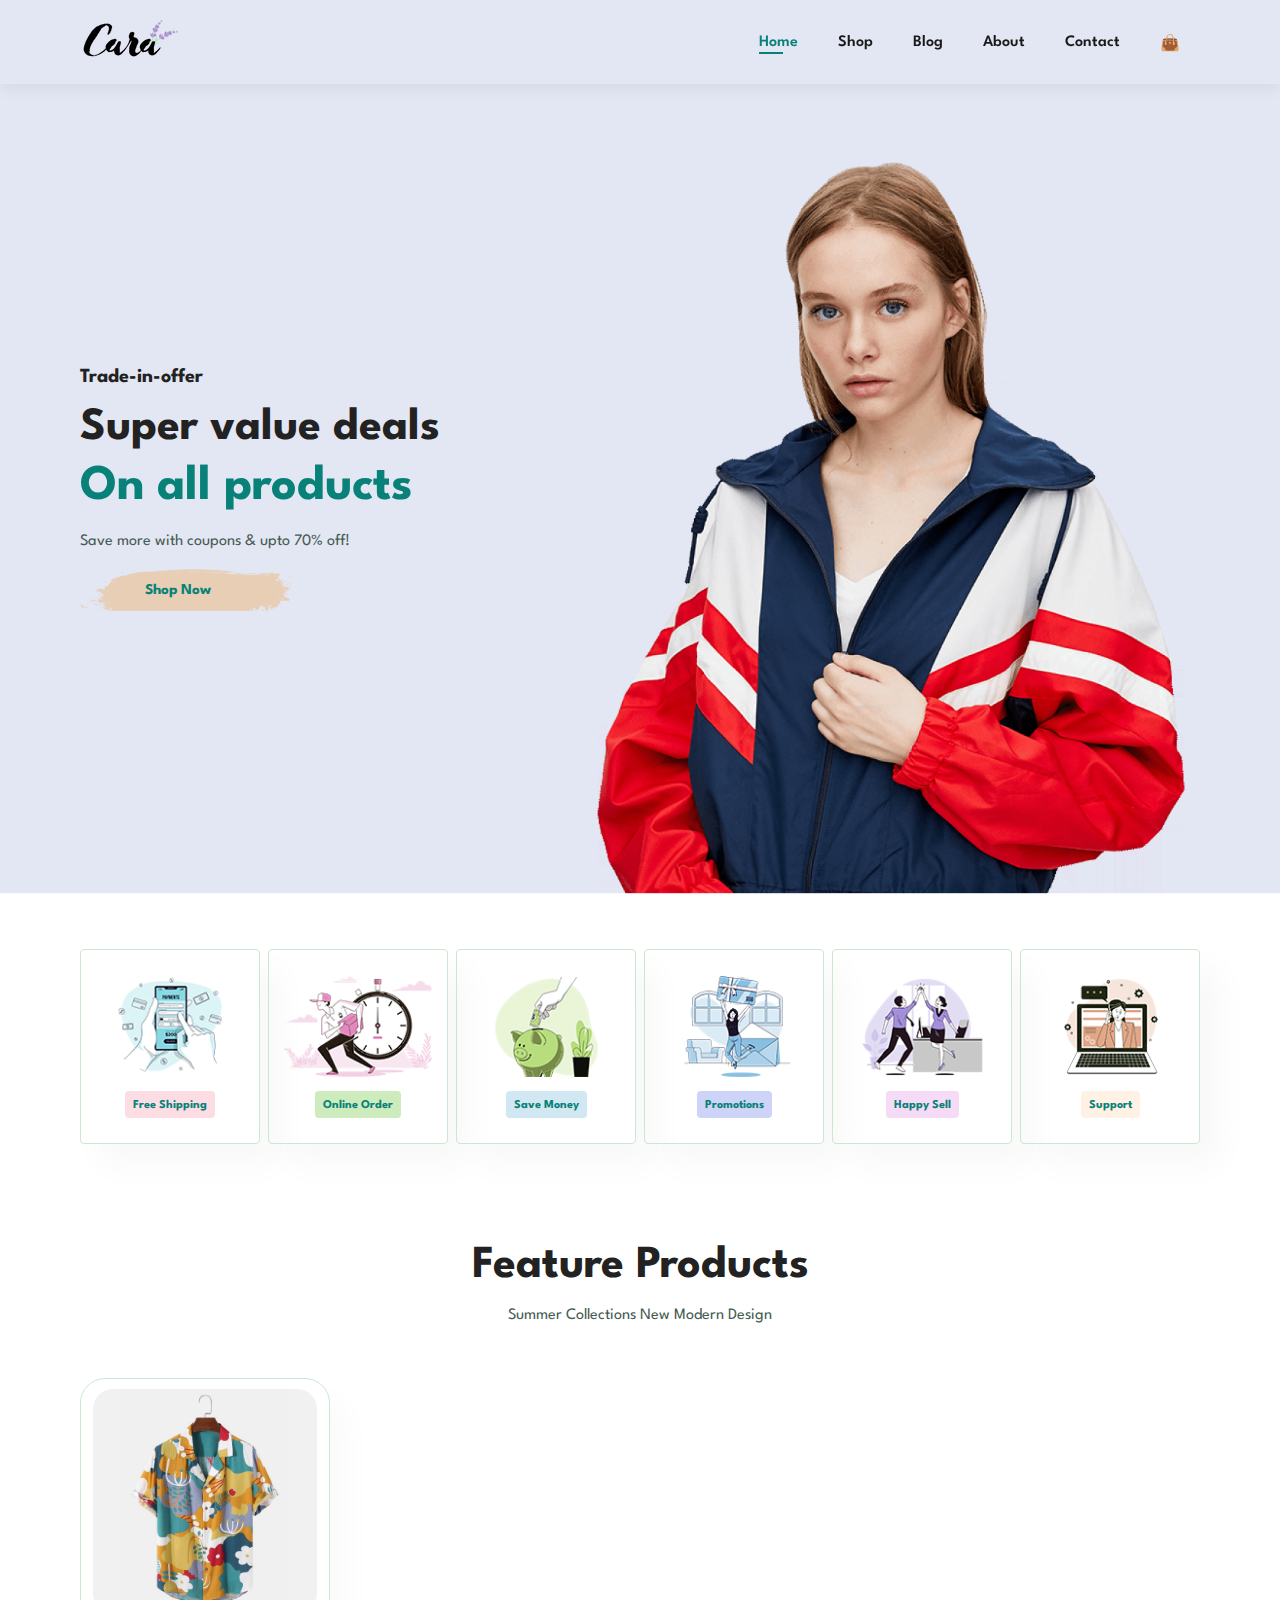
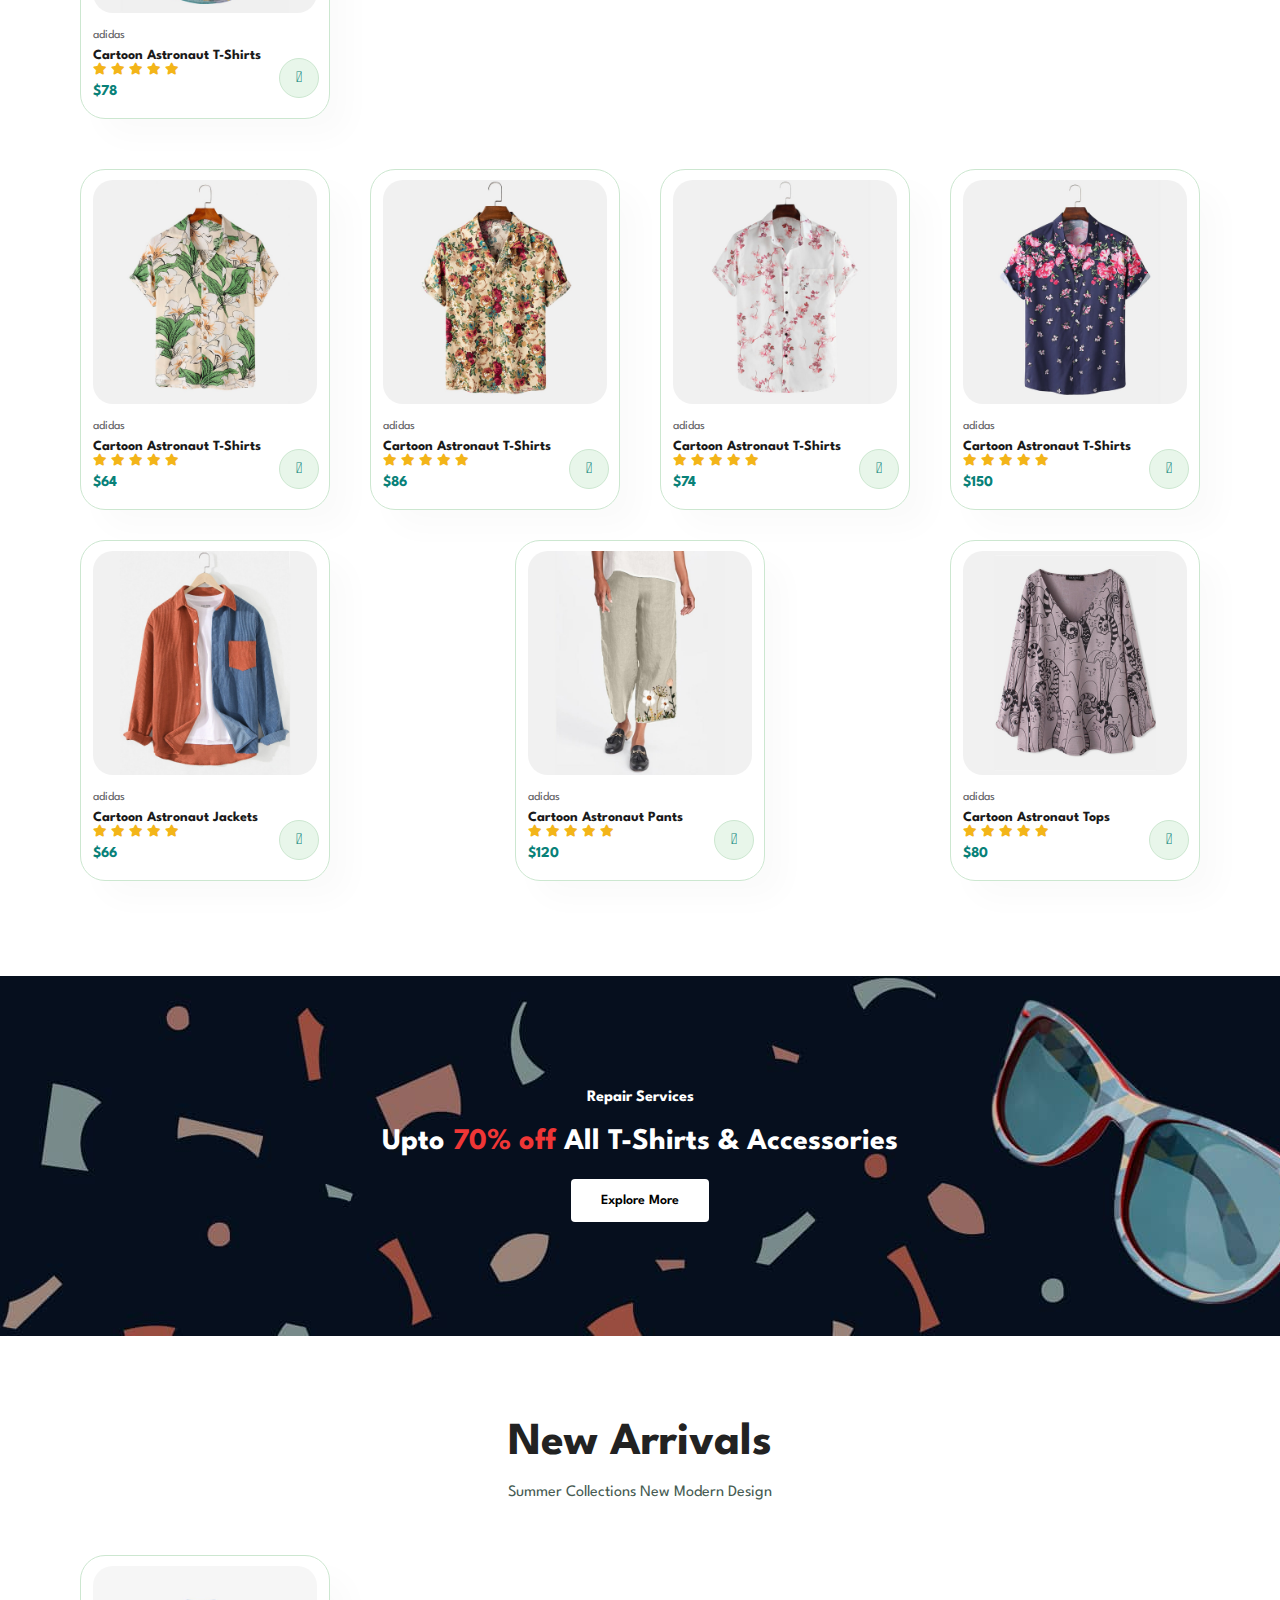
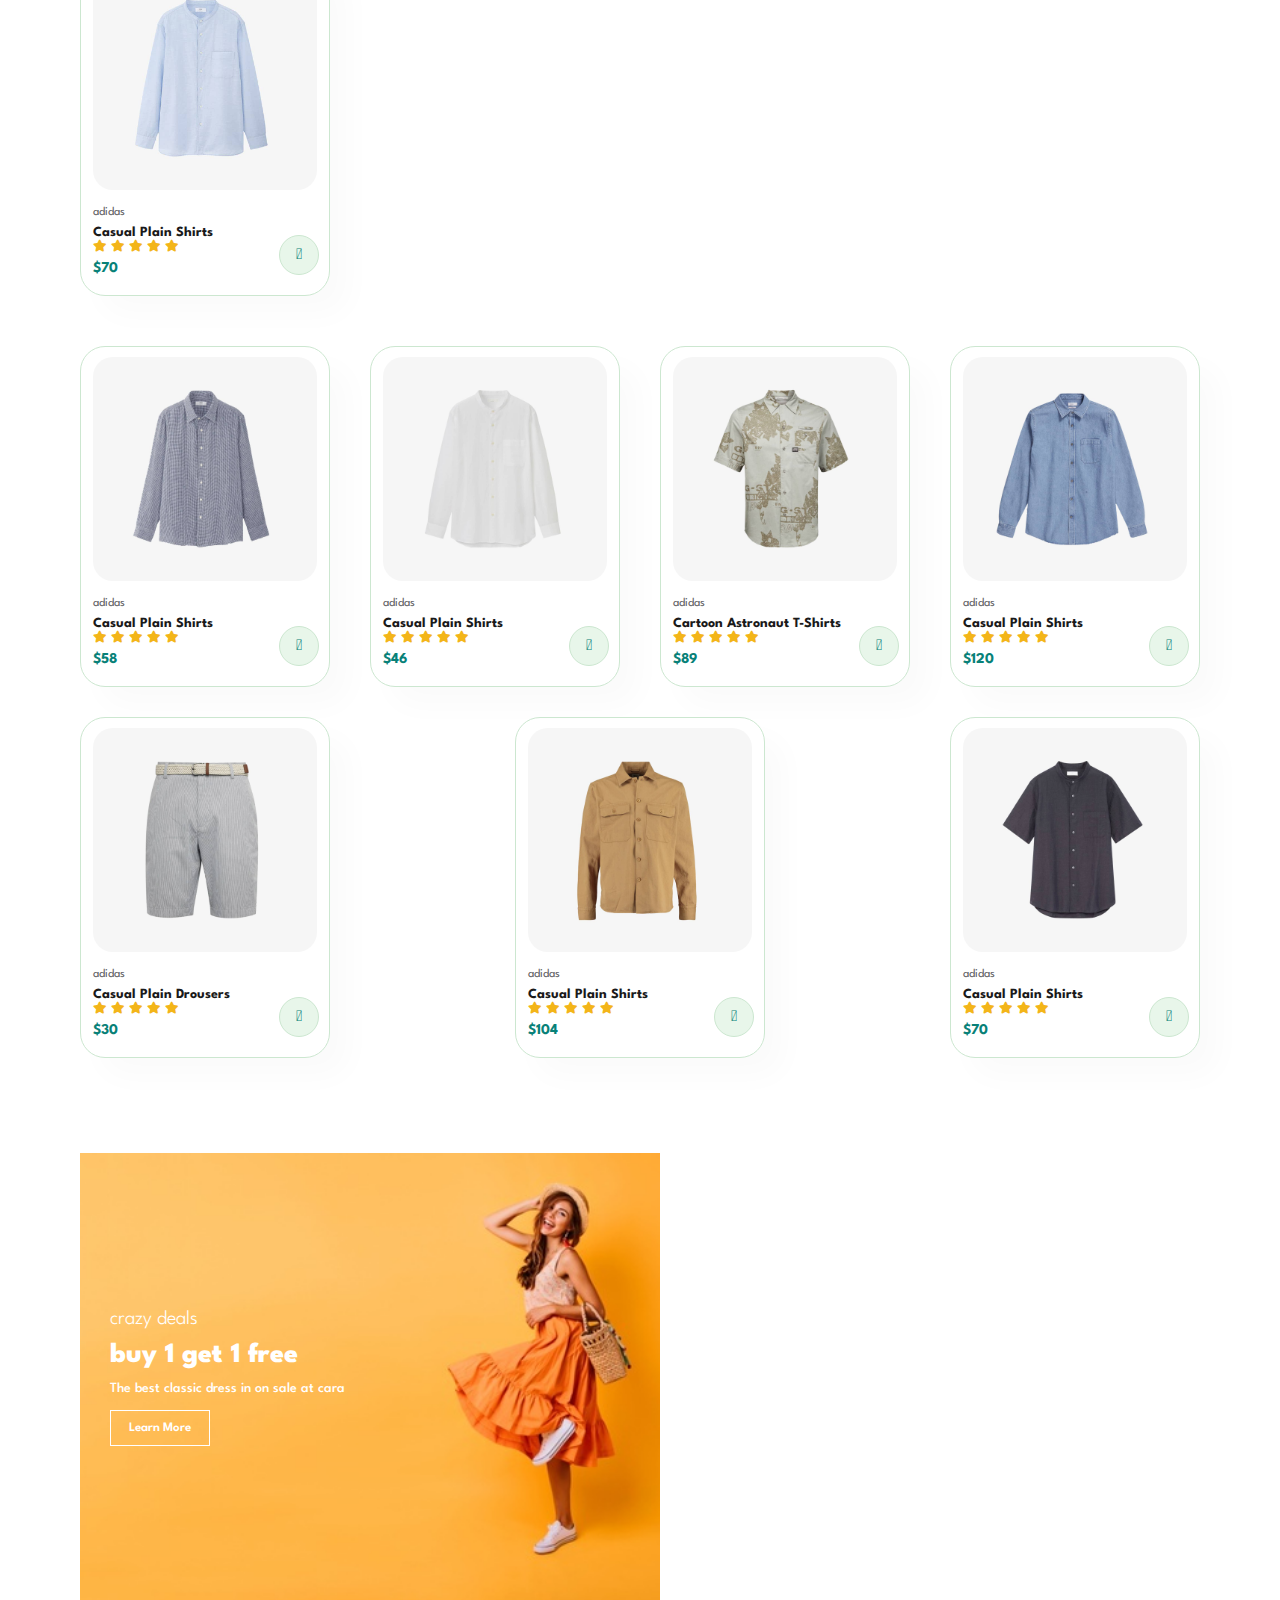
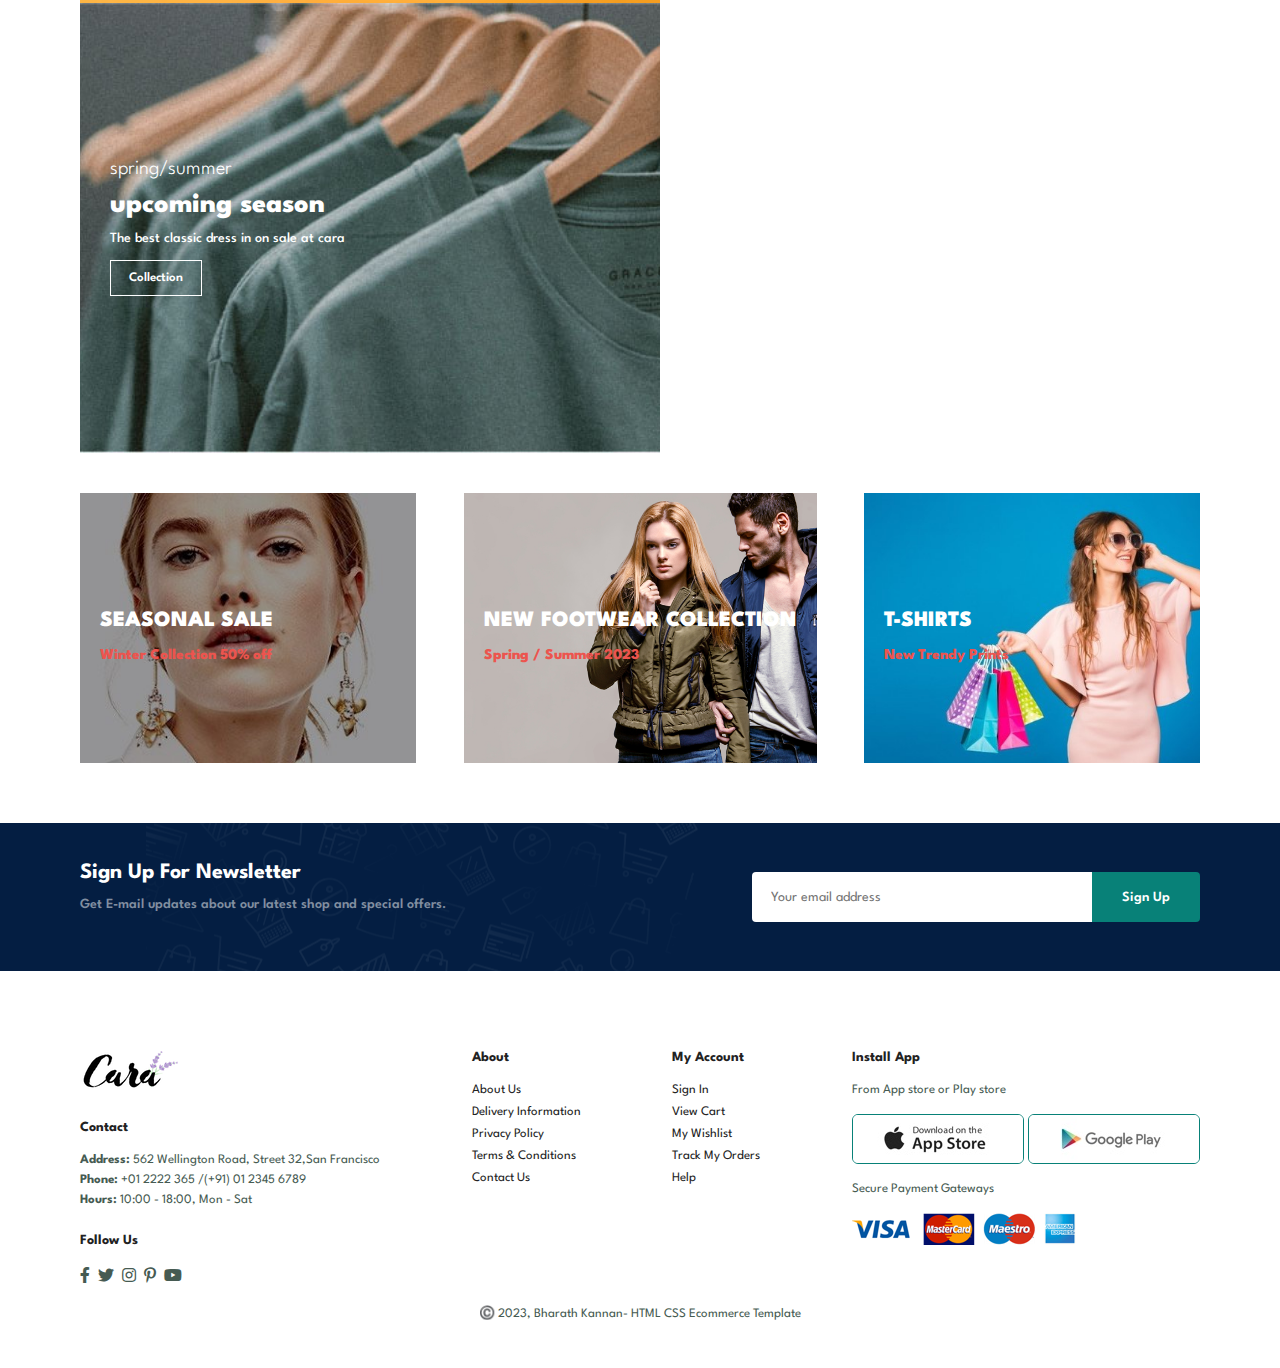
<file: index.html>
<!DOCTYPE html>
<html lang="en">

<head>
    <meta charset="UTF-8">
    <meta name="viewport" content="width=device-width, initial-scale=1.0">
    <title>CARA STYLES</title>
    <link rel="stylesheet" href="https://use.fontawesome.com/releases/v5.15.4/css/all.css"/>
    <link rel="stylesheet" href="style.css">
</head>

<body>

    <section id="header">
        <a href="#"><img src="img/logo.png" class="logo" alt=""></a>

        <div>
            <ul id="navbar">
                <li><a class="active" href="index.html">Home</a></li>
                <li><a href="shop.html">Shop</a></li>
                <li><a href="blog.html">Blog</a></li>
                <li><a href="about.html">About</a></li>
                <li><a href="contact.html">Contact</a></li>
                <li><a href="cart.html">👜</a></li>
                <a href="#" id="close">❌</a>
            </ul>
        </div>
        <div id="mobile">
            <a href="cart.html">👜</a>
            <i id="bar" class="fas fa-outdent"></i>
        </div>
    </section>

    <section id="hero">
        <h4>Trade-in-offer</h4>
        <h2>Super value deals</h2>
        <h1>On all products</h1>
        <p>Save more with coupons & upto 70% off!</p>
        <button>Shop Now</button>
    </section>

    <section id="feature" class="section-p1">
        <div class="fe-box">
            <img src="img/features/f1.png" alt="">
            <h6>Free Shipping</h6>
        </div>
        <div class="fe-box">
            <img src="img/features/f2.png" alt="">
            <h6>Online Order</h6>
        </div>
        <div class="fe-box">
            <img src="img/features/f3.png" alt="">
            <h6>Save Money</h6>
        </div>
        <div class="fe-box">
            <img src="img/features/f4.png" alt="">
            <h6>Promotions</h6>
        </div>
        <div class="fe-box">
            <img src="img/features/f5.png" alt="">
            <h6>Happy Sell</h6>
        </div>
        <div class="fe-box">
            <img src="img/features/f6.png" alt="">
            <h6>Support</h6>
        </div>
    </section>

    <section id="product1" class="section-p1">
        <h2>Feature Products</h2>
        <p>Summer Collections New Modern Design</p>
        <div class="pro-container">
            <div class="pro">
                <img src="img/products/f1.jpg" alt="">
                <div class="des">
                    <span>adidas</span>
                    <h5>Cartoon Astronaut T-Shirts</h5>
                    <div class="star">
                        <i class="fas fa-star"></i>
                        <i class="fas fa-star"></i>
                        <i class="fas fa-star"></i>
                        <i class="fas fa-star"></i>
                        <i class="fas fa-star"></i>
                    </div>
                    <h4>$78</h4>
                </div>
                <a href="#"><i class="fal fa-shopping-cart cart"></i></a>
            </div>
            <div class="pro-container">
                <div class="pro">
                    <img src="img/products/f2.jpg" alt="">
                    <div class="des">
                        <span>adidas</span>
                        <h5>Cartoon Astronaut T-Shirts</h5>
                        <div class="star">
                            <i class="fas fa-star"></i>
                            <i class="fas fa-star"></i>
                            <i class="fas fa-star"></i>
                            <i class="fas fa-star"></i>
                            <i class="fas fa-star"></i>
                        </div>
                        <h4>$64</h4>
                    </div>
                    <a href="#"><i class="fal fa-shopping-cart cart"></i></a>
                </div>
                <div class="pro">
                    <img src="img/products/f3.jpg" alt="">
                    <div class="des">
                        <span>adidas</span>
                        <h5>Cartoon Astronaut T-Shirts</h5>
                        <div class="star">
                            <i class="fas fa-star"></i>
                            <i class="fas fa-star"></i>
                            <i class="fas fa-star"></i>
                            <i class="fas fa-star"></i>
                            <i class="fas fa-star"></i>
                        </div>
                        <h4>$86</h4>
                    </div>
                    <a href="#"><i class="fal fa-shopping-cart cart"></i></a>
                </div>
                <div class="pro">
                    <img src="img/products/f4.jpg" alt="">
                    <div class="des">
                        <span>adidas</span>
                        <h5>Cartoon Astronaut T-Shirts</h5>
                        <div class="star">
                            <i class="fas fa-star"></i>
                            <i class="fas fa-star"></i>
                            <i class="fas fa-star"></i>
                            <i class="fas fa-star"></i>
                            <i class="fas fa-star"></i>
                        </div>
                        <h4>$74</h4>
                    </div>
                    <a href="#"><i class="fal fa-shopping-cart cart"></i></a>
                </div>
                <div class="pro">
                    <img src="img/products/f5.jpg" alt="">
                    <div class="des">
                        <span>adidas</span>
                        <h5>Cartoon Astronaut T-Shirts</h5>
                        <div class="star">
                            <i class="fas fa-star"></i>
                            <i class="fas fa-star"></i>
                            <i class="fas fa-star"></i>
                            <i class="fas fa-star"></i>
                            <i class="fas fa-star"></i>
                        </div>
                        <h4>$150</h4>
                    </div>
                    <a href="#"><i class="fal fa-shopping-cart cart"></i></a>
                </div>
                <div class="pro">
                    <img src="img/products/f6.jpg" alt="">
                    <div class="des">
                        <span>adidas</span>
                        <h5>Cartoon Astronaut Jackets</h5>
                        <div class="star">
                            <i class="fas fa-star"></i>
                            <i class="fas fa-star"></i>
                            <i class="fas fa-star"></i>
                            <i class="fas fa-star"></i>
                            <i class="fas fa-star"></i>
                        </div>
                        <h4>$66</h4>
                    </div>
                    <a href="#"><i class="fal fa-shopping-cart cart"></i></a>
                </div>
                <div class="pro">
                    <img src="img/products/f7.jpg" alt="">
                    <div class="des">
                        <span>adidas</span>
                        <h5>Cartoon Astronaut Pants</h5>
                        <div class="star">
                            <i class="fas fa-star"></i>
                            <i class="fas fa-star"></i>
                            <i class="fas fa-star"></i>
                            <i class="fas fa-star"></i>
                            <i class="fas fa-star"></i>
                        </div>
                        <h4>$120</h4>
                    </div>
                    <a href="#"><i class="fal fa-shopping-cart cart"></i></a>
                </div>
                <div class="pro">
                    <img src="img/products/f8.jpg" alt="">
                    <div class="des">
                        <span>adidas</span>
                        <h5>Cartoon Astronaut Tops</h5>
                        <div class="star">
                            <i class="fas fa-star"></i>
                            <i class="fas fa-star"></i>
                            <i class="fas fa-star"></i>
                            <i class="fas fa-star"></i>
                            <i class="fas fa-star"></i>
                        </div>
                        <h4>$80</h4>
                    </div>
                    <a href="#"><i class="fal fa-shopping-cart cart"></i></a>
                </div>
                
            </div>
    </section>

    <section id="banner" class="section-m1">
        <h4>Repair Services</h4>
        <h2>Upto <span>70% off</span>  All T-Shirts & Accessories</h2>
        <button class="normal">Explore More</button>
    </section> 

    <section id="product1" class="section-p1">
        <h2>New Arrivals</h2>
        <p>Summer Collections New Modern Design</p>
        <div class="pro-container">
            <div class="pro">
                <img src="img/products/n1.jpg" alt="">
                <div class="des">
                    <span>adidas</span>
                    <h5>Casual Plain Shirts</h5>
                    <div class="star">
                        <i class="fas fa-star"></i>
                        <i class="fas fa-star"></i>
                        <i class="fas fa-star"></i>
                        <i class="fas fa-star"></i>
                        <i class="fas fa-star"></i>
                    </div>
                    <h4>$70</h4>
                </div>
                <a href="#"><i class="fal fa-shopping-cart cart"></i></a>
            </div>
            <div class="pro-container">
                <div class="pro">
                    <img src="img/products/n2.jpg" alt="">
                    <div class="des">
                        <span>adidas</span>
                        <h5>Casual Plain Shirts</h5>
                        <div class="star">
                            <i class="fas fa-star"></i>
                            <i class="fas fa-star"></i>
                            <i class="fas fa-star"></i>
                            <i class="fas fa-star"></i>
                            <i class="fas fa-star"></i>
                        </div>
                        <h4>$58</h4>
                    </div>
                    <a href="#"><i class="fal fa-shopping-cart cart"></i></a>
                </div>
                <div class="pro">
                    <img src="img/products/n3.jpg" alt="">
                    <div class="des">
                        <span>adidas</span>
                        <h5>Casual Plain Shirts</h5>
                        <div class="star">
                            <i class="fas fa-star"></i>
                            <i class="fas fa-star"></i>
                            <i class="fas fa-star"></i>
                            <i class="fas fa-star"></i>
                            <i class="fas fa-star"></i>
                        </div>
                        <h4>$46</h4>
                    </div>
                    <a href="#"><i class="fal fa-shopping-cart cart"></i></a>
                </div>
                <div class="pro">
                    <img src="img/products/n4.jpg" alt="">
                    <div class="des">
                        <span>adidas</span>
                        <h5>Cartoon Astronaut T-Shirts</h5>
                        <div class="star">
                            <i class="fas fa-star"></i>
                            <i class="fas fa-star"></i>
                            <i class="fas fa-star"></i>
                            <i class="fas fa-star"></i>
                            <i class="fas fa-star"></i>
                        </div>
                        <h4>$89</h4>
                    </div>
                    <a href="#"><i class="fal fa-shopping-cart cart"></i></a>
                </div>
                <div class="pro">
                    <img src="img/products/n5.jpg" alt="">
                    <div class="des">
                        <span>adidas</span>
                        <h5>Casual Plain Shirts</h5>
                        <div class="star">
                            <i class="fas fa-star"></i>
                            <i class="fas fa-star"></i>
                            <i class="fas fa-star"></i>
                            <i class="fas fa-star"></i>
                            <i class="fas fa-star"></i>
                        </div>
                        <h4>$120</h4>
                    </div>
                    <a href="#"><i class="fal fa-shopping-cart cart"></i></a>
                </div>
                <div class="pro">
                    <img src="img/products/n6.jpg" alt="">
                    <div class="des">
                        <span>adidas</span>
                        <h5>Casual Plain Drousers</h5>
                        <div class="star">
                            <i class="fas fa-star"></i>
                            <i class="fas fa-star"></i>
                            <i class="fas fa-star"></i>
                            <i class="fas fa-star"></i>
                            <i class="fas fa-star"></i>
                        </div>
                        <h4>$30</h4>
                    </div>
                    <a href="#"><i class="fal fa-shopping-cart cart"></i></a>
                </div>
                <div class="pro">
                    <img src="img/products/n7.jpg" alt="">
                    <div class="des">
                        <span>adidas</span>
                        <h5>Casual Plain Shirts</h5>
                        <div class="star">
                            <i class="fas fa-star"></i>
                            <i class="fas fa-star"></i>
                            <i class="fas fa-star"></i>
                            <i class="fas fa-star"></i>
                            <i class="fas fa-star"></i>
                        </div>
                        <h4>$104</h4>
                    </div>
                    <a href="#"><i class="fal fa-shopping-cart cart"></i></a>
                </div>
                <div class="pro">
                    <img src="img/products/n8.jpg" alt="">
                    <div class="des">
                        <span>adidas</span>
                        <h5>Casual Plain Shirts</h5>
                        <div class="star">
                            <i class="fas fa-star"></i>
                            <i class="fas fa-star"></i>
                            <i class="fas fa-star"></i>
                            <i class="fas fa-star"></i>
                            <i class="fas fa-star"></i>
                        </div>
                        <h4>$70</h4>
                    </div>
                    <a href="#"><i class="fal fa-shopping-cart cart"></i></a>
                </div>
                
            </div>
    </section>

    <section id="sm-banner" class="section-p1">
        <div class="banner-box">
            <h4>crazy deals</h4>
            <h2>buy 1 get 1 free</h2>
            <span>The best classic dress in on sale at cara</span>
            <button class="white">Learn More</button>
        </div><div class="banner-box banner-box2">
            <h4>spring/summer</h4>
            <h2>upcoming season</h2>
            <span>The best classic dress in on sale at cara</span>
            <button class="white">Collection</button>
        </div>
    </section>

    <section id="banner3">
        </div><div class="banner-box">
            <h2>SEASONAL SALE</h2>
            <h3>Winter Collection 50% off</h3>
        </div>
        <div class="banner-box banner-box2">
            <h2>NEW FOOTWEAR COLLECTION</h2>
            <h3>Spring / Summer 2023</h3>
        </div>
        <div class="banner-box banner-box3">
            <h2>T-SHIRTS</h2>
            <h3>New Trendy Prints</h3>
        </div>
    </section>

    <section id="newsletter" class="section-p1 section-m1">
        <div class="newstext">
            <h4>Sign Up For Newsletter</h4>
            <p>Get E-mail updates about our latest shop and <sapn>special offers.</sapn></p>
        </div>
        <div class="form">
            <input type="text" placeholder="Your email address">
            <button class="normal">Sign Up</button>
        </div>
    </section>

    <footer class="section-p1">
        <div class="col">
            <img class="logo" src="img/logo.png" alt="">
            <h4>Contact</h4>
            <p><strong>Address:</strong> 562 Wellington Road, Street 32,San Francisco</p>
            <p><strong>Phone:</strong> +01 2222 365 /(+91) 01 2345 6789</p>
            <p><strong>Hours:</strong> 10:00 - 18:00, Mon - Sat</p>
            <div class="follow">
                <h4>Follow Us</h4>
                <div class="icon">
                    <i class="fab fa-facebook-f"></i>
                    <i class="fab fa-twitter"></i>
                    <i class="fab fa-instagram"></i>
                    <i class="fab fa-pinterest-p"></i>
                    <i class="fab fa-youtube"></i>
                </div>
            </div>
        </div>

        <div class="col">
            <h4>About</h4>
            <a href="#">About Us</a>
            <a href="#">Delivery Information</a>
            <a href="#">Privacy Policy</a>
            <a href="#">Terms & Conditions</a>
            <a href="#">Contact Us</a>
        </div>

        <div class="col">
            <h4>My Account</h4>
            <a href="#">Sign In</a>
            <a href="#">View Cart</a>
            <a href="#">My Wishlist</a>
            <a href="#">Track My Orders</a>
            <a href="#">Help</a>
        </div>

        <div class="col install">
            <h4>Install App</h4>
            <p>From App store or Play store</p>
            <div class="row">
                <img src="img/pay/app.jpg" alt="">
                <img src="img/pay/play.jpg" alt="">
            </div>
            <p>Secure Payment Gateways</p>
            <img src="img/pay/pay.png" alt="">
        </div>

        <div class="copyright">
            <p>©️ 2023, Bharath Kannan- HTML CSS Ecommerce Template</p>
        </div>
    </footer>
    
    <script src="script.js"></script>
</body>

</html>
</file>
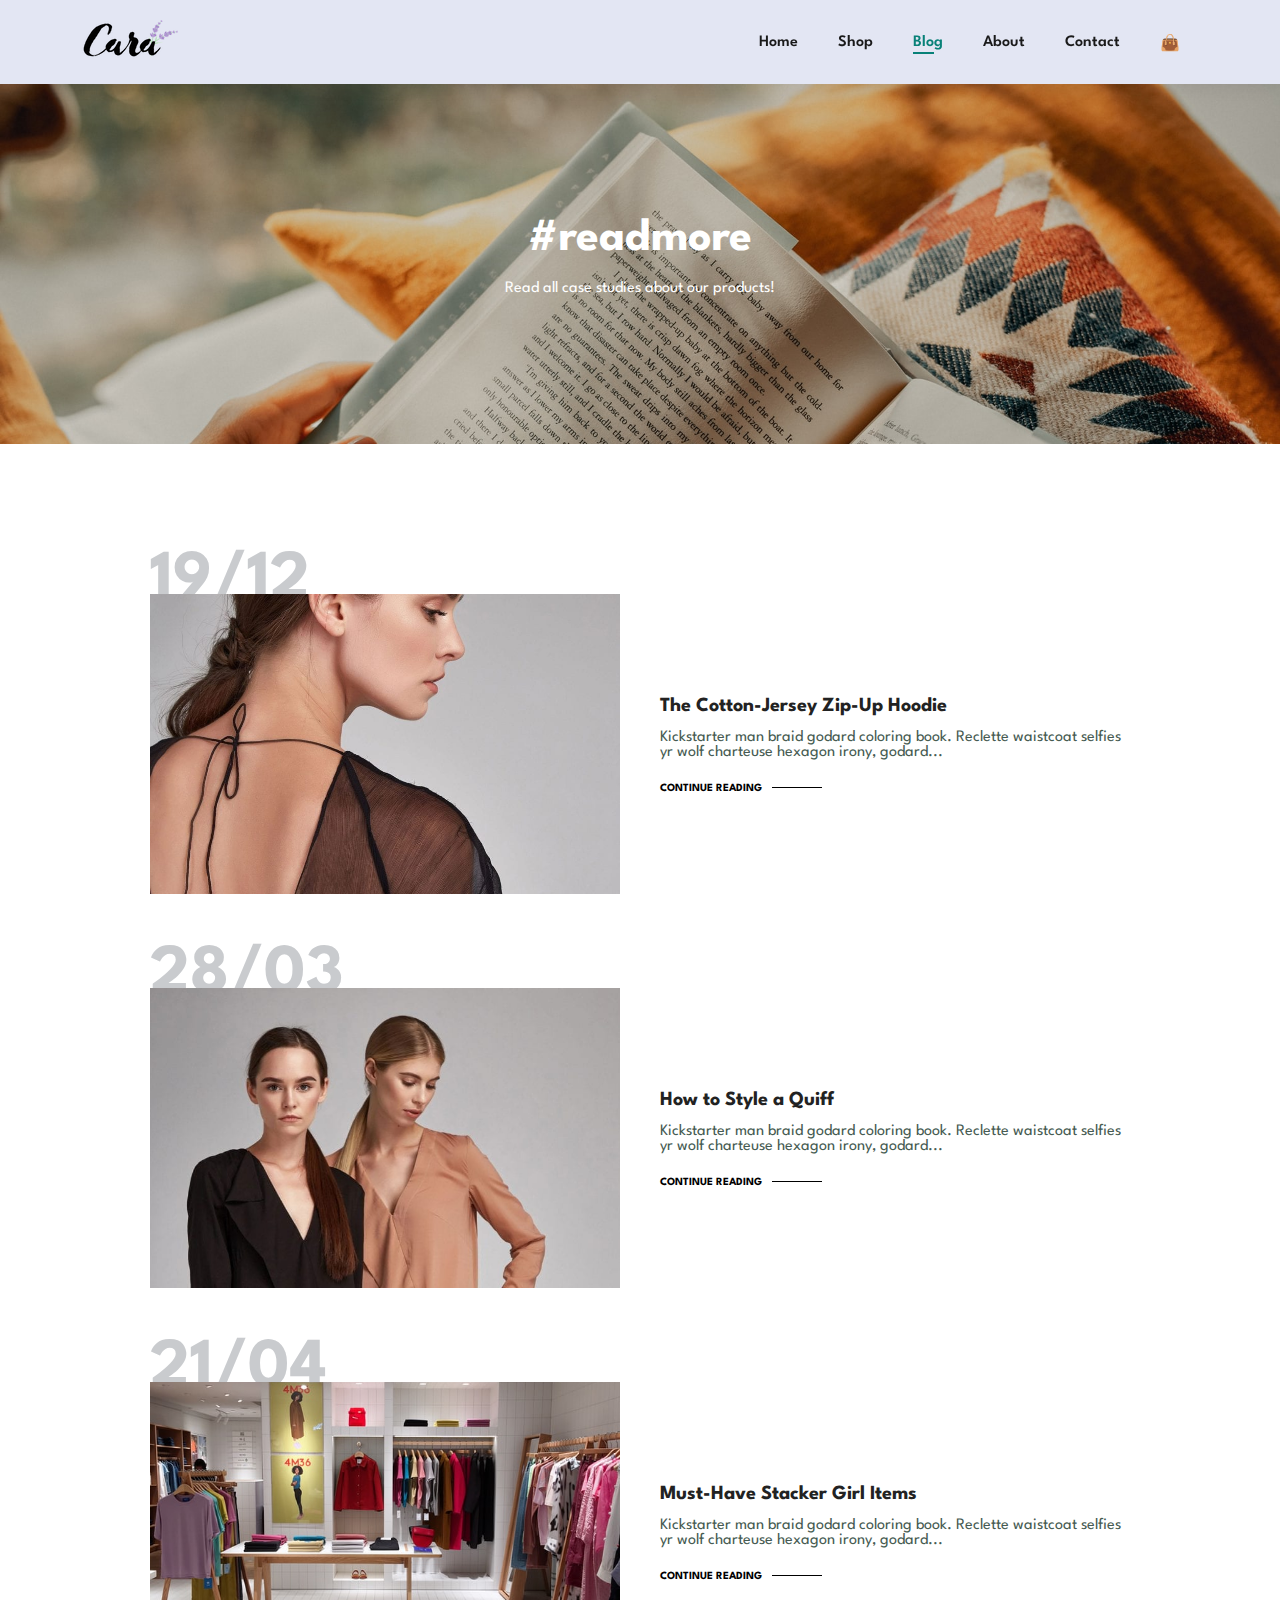
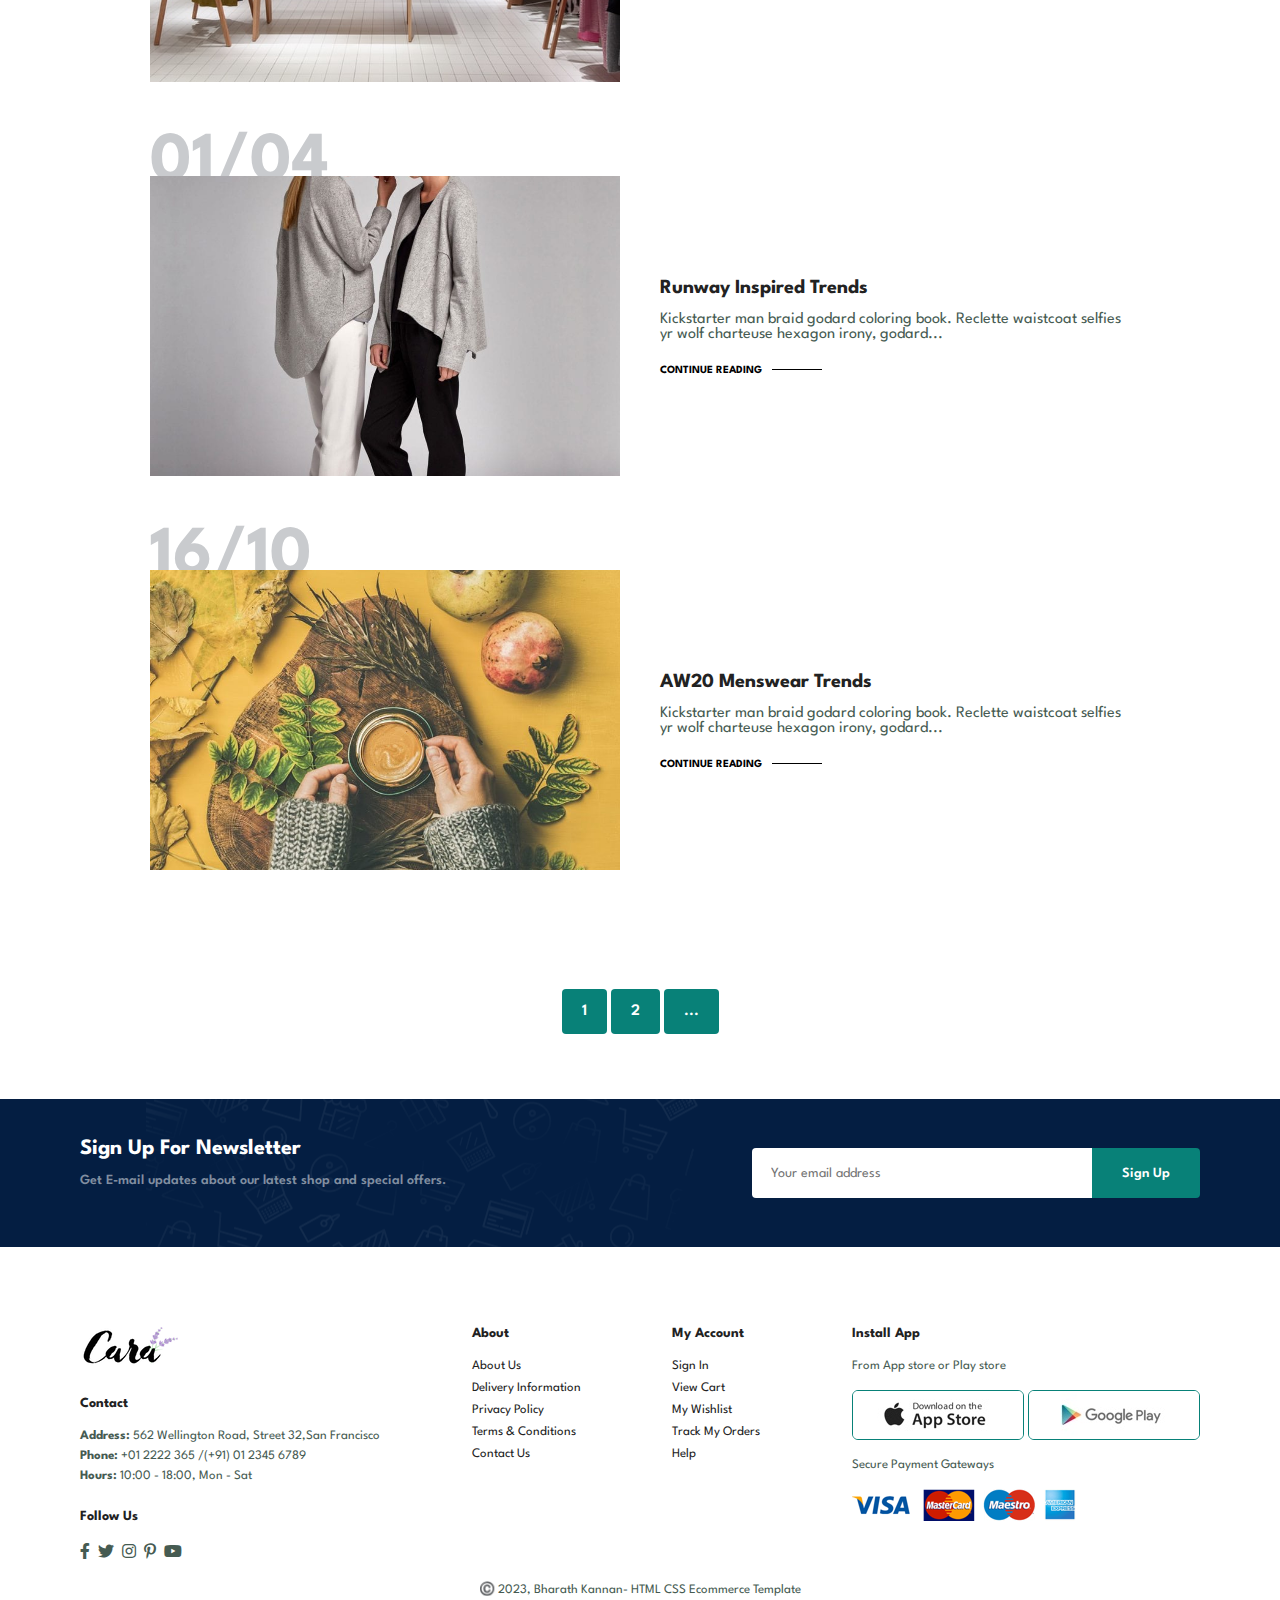
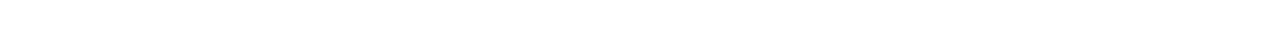
<file: blog.html>
<!DOCTYPE html>
<html lang="en">

<head>
    <meta charset="UTF-8">
    <meta name="viewport" content="width=device-width, initial-scale=1.0">
    <title>CARA STYLES</title>
    <link rel="stylesheet" href="https://use.fontawesome.com/releases/v5.15.4/css/all.css"/>
    <link rel="stylesheet" href="style.css">
</head>

<body>

    <section id="header">
        <a href="#"><img src="img/logo.png" class="logo" alt=""></a>

        <div>
            <ul id="navbar">
                <li><a href="index.html">Home</a></li>
                <li><a  href="shop.html">Shop</a></li>
                <li><a class="active" href="blog.html">Blog</a></li>
                <li><a href="about.html">About</a></li>
                <li><a href="contact.html">Contact</a></li>
                <li><a href="cart.html">👜</a></li>
                <a href="#" id="close">❌</a>
            </ul>
        </div>
        <div id="mobile">
            <a href="cart.html">👜</a>
            <i id="bar" class="fas fa-outdent"></i>
        </div>
    </section>

    <section id="page-header" class="blog-header">
        
        <h2>#readmore</h2>
        
        <p>Read all case studies about our products!</p>
       
    </section>

    <section id="blog">
        <div class="blog-box">
            <div class="blog-img">
                <img src="img/blog/b1.jpg" alt="">
            </div>
            <div class="blog-details">
                <h4>The Cotton-Jersey Zip-Up Hoodie</h4>
                <p>Kickstarter man braid godard coloring book. Reclette waistcoat selfies yr wolf charteuse hexagon irony, godard...</p>
                <a href="#">CONTINUE READING</a>
            </div>
            <h1>19/12</h1>
        </div>
        <div class="blog-box">
            <div class="blog-img">
                <img src="img/blog/b2.jpg" alt="">
            </div>
            <div class="blog-details">
                <h4>How to Style a Quiff</h4>
                <p>Kickstarter man braid godard coloring book. Reclette waistcoat selfies yr wolf charteuse hexagon irony, godard...</p>
                <a href="#">CONTINUE READING</a>
            </div>
            <h1>28/03</h1>
        </div>
        <div class="blog-box">
            <div class="blog-img">
                <img src="img/blog/b3.jpg" alt="">
            </div>
            <div class="blog-details">
                <h4>Must-Have Stacker Girl Items</h4>
                <p>Kickstarter man braid godard coloring book. Reclette waistcoat selfies yr wolf charteuse hexagon irony, godard...</p>
                <a href="#">CONTINUE READING</a>
            </div>
            <h1>21/04</h1>
        </div>
        <div class="blog-box">
            <div class="blog-img">
                <img src="img/blog/b4.jpg" alt="">
            </div>
            <div class="blog-details">
                <h4>Runway Inspired Trends</h4>
                <p>Kickstarter man braid godard coloring book. Reclette waistcoat selfies yr wolf charteuse hexagon irony, godard...</p>
                <a href="#">CONTINUE READING</a>
            </div>
            <h1>01/04</h1>
        </div>
        <div class="blog-box">
            <div class="blog-img">
                <img src="img/blog/b6.jpg" alt="">
            </div>
            <div class="blog-details">
                <h4>AW20 Menswear Trends</h4>
                <p>Kickstarter man braid godard coloring book. Reclette waistcoat selfies yr wolf charteuse hexagon irony, godard...</p>
                <a href="#">CONTINUE READING</a>
            </div>
            <h1>16/10</h1>
        </div>
    </section>

    <section id="pagination" class="section-p1">
        <a href="#">1</a>
        <a href="#">2</a>
        <a href="#">...</i></a>
    </section>

    <section id="newsletter" class="section-p1 section-m1">
        <div class="newstext">
            <h4>Sign Up For Newsletter</h4>
            <p>Get E-mail updates about our latest shop and <sapn>special offers.</sapn></p>
        </div>
        <div class="form">
            <input type="text" placeholder="Your email address">
            <button class="normal">Sign Up</button>
        </div>
    </section>

    <footer class="section-p1">
        <div class="col">
            <img class="logo" src="img/logo.png" alt="">
            <h4>Contact</h4>
            <p><strong>Address:</strong> 562 Wellington Road, Street 32,San Francisco</p>
            <p><strong>Phone:</strong> +01 2222 365 /(+91) 01 2345 6789</p>
            <p><strong>Hours:</strong> 10:00 - 18:00, Mon - Sat</p>
            <div class="follow">
                <h4>Follow Us</h4>
                <div class="icon">
                    <i class="fab fa-facebook-f"></i>
                    <i class="fab fa-twitter"></i>
                    <i class="fab fa-instagram"></i>
                    <i class="fab fa-pinterest-p"></i>
                    <i class="fab fa-youtube"></i>
                </div>
            </div>
        </div>

        <div class="col">
            <h4>About</h4>
            <a href="#">About Us</a>
            <a href="#">Delivery Information</a>
            <a href="#">Privacy Policy</a>
            <a href="#">Terms & Conditions</a>
            <a href="#">Contact Us</a>
        </div>

        <div class="col">
            <h4>My Account</h4>
            <a href="#">Sign In</a>
            <a href="#">View Cart</a>
            <a href="#">My Wishlist</a>
            <a href="#">Track My Orders</a>
            <a href="#">Help</a>
        </div>

        <div class="col install">
            <h4>Install App</h4>
            <p>From App store or Play store</p>
            <div class="row">
                <img src="img/pay/app.jpg" alt="">
                <img src="img/pay/play.jpg" alt="">
            </div>
            <p>Secure Payment Gateways</p>
            <img src="img/pay/pay.png" alt="">
        </div>

        <div class="copyright">
            <p>©️ 2023, Bharath Kannan- HTML CSS Ecommerce Template</p>
        </div>
    </footer>
    
    <script src="script.js"></script>
</body>

</html>
</file>
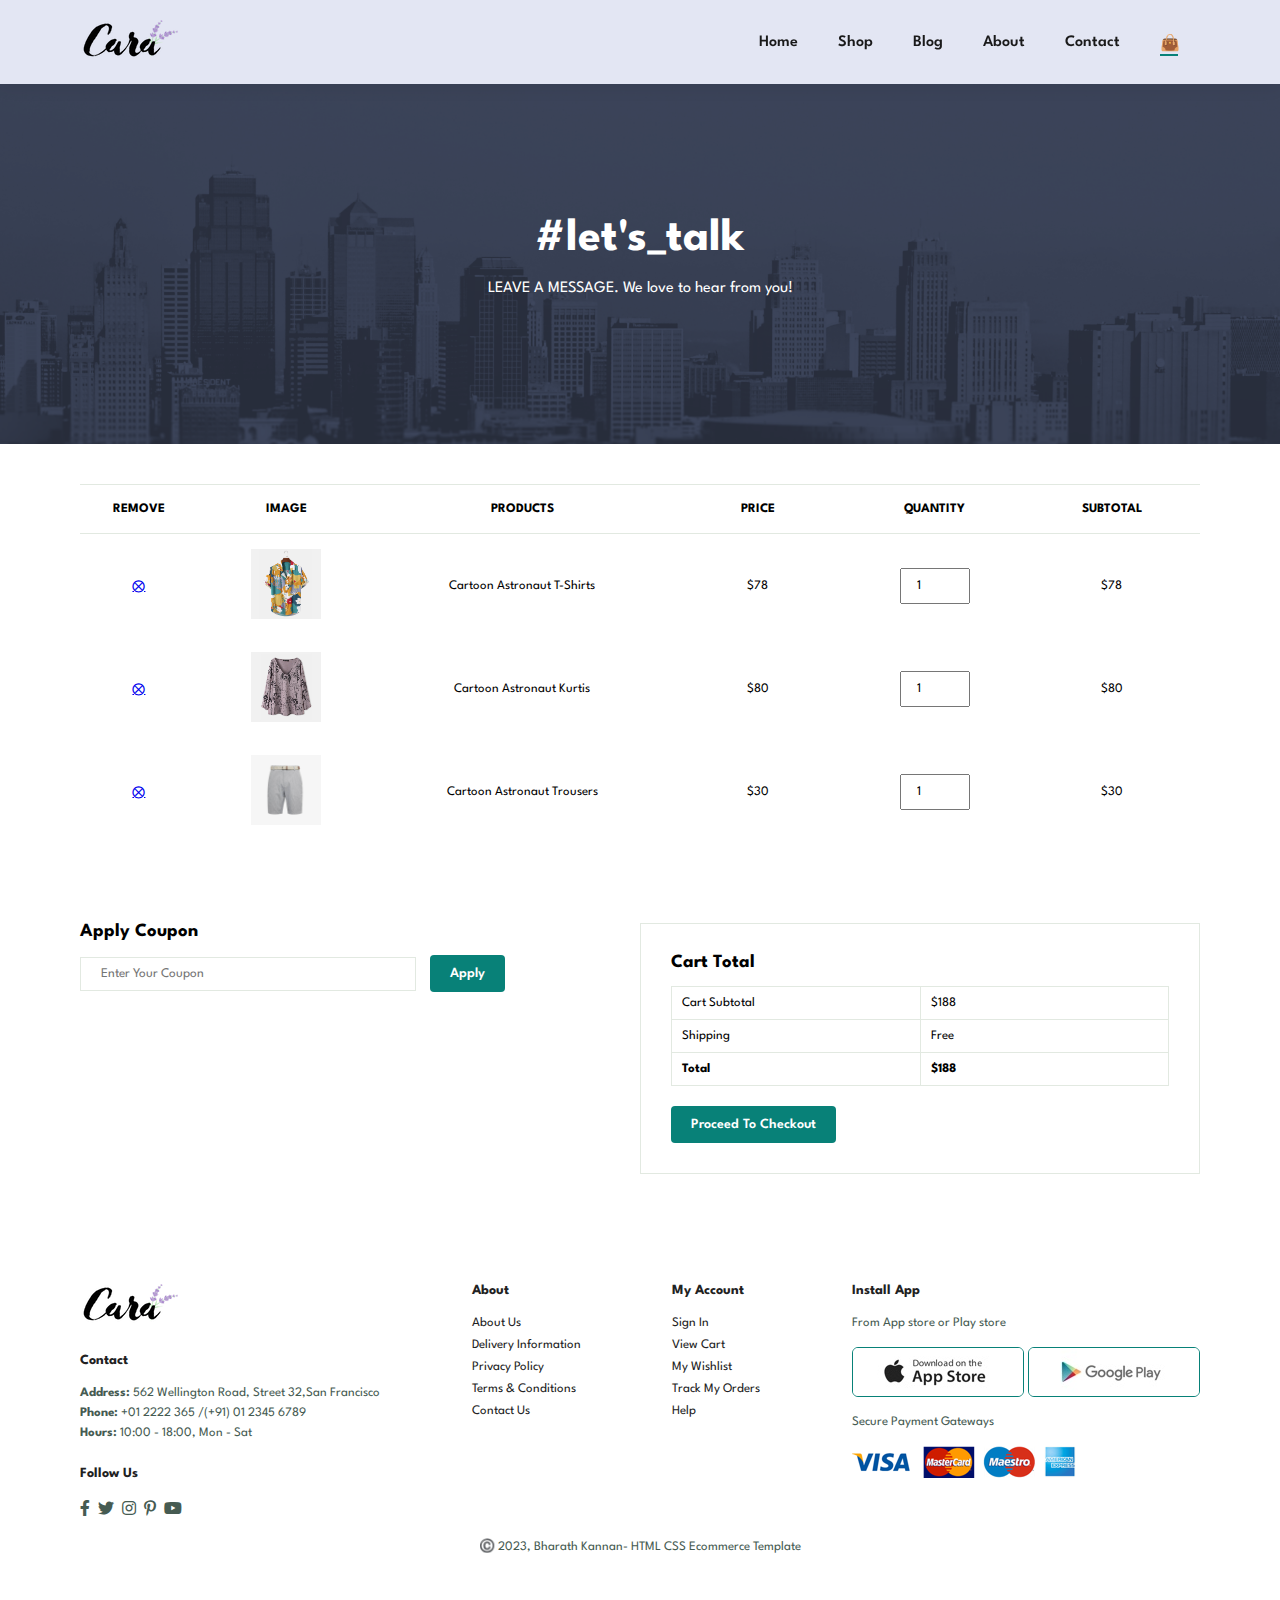
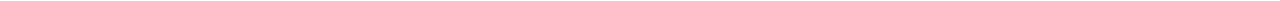
<file: cart.html>
<!DOCTYPE html>
<html lang="en">

<head>
    <meta charset="UTF-8">
    <meta name="viewport" content="width=device-width, initial-scale=1.0">
    <title>CARA STYLES</title>
    <link rel="stylesheet" href="https://use.fontawesome.com/releases/v5.15.4/css/all.css"/>
    <link rel="stylesheet" href="style.css">
</head>

<body>

    <section id="header">
        <a href="#"><img src="img/logo.png" class="logo" alt=""></a>

        <div>
            <ul id="navbar">
                <li><a href="index.html">Home</a></li>
                <li><a href="shop.html">Shop</a></li>
                <li><a href="blog.html">Blog</a></li>
                <li><a href="about.html">About</a></li>
                <li><a href="contact.html">Contact</a></li>
                <li><a class="active" href="cart.html">👜</a></li>
                <a href="#" id="close">❌</a>
            </ul>
        </div>
        <div id="mobile">
            <a href="cart.html">👜</a>
            <i id="bar" class="fas fa-outdent"></i>
        </div>
    </section>

    <section id="page-header" class="about-header">
        
        <h2>#let's_talk</h2>
        
        <p>LEAVE A MESSAGE. We love to hear from you!</p>
       
    </section>

    <section id="cart" class="section-p1">
        <table width="100%">
            <thead>
                <tr>
                    <td>Remove</td>
                    <td>Image</td>
                    <td>Products</td>
                    <td>Price</td>
                    <td>Quantity</td>
                    <td>Subtotal</td>
                </tr>
            </thead>
            <tbody>
                <tr>
                    <td><a href="#">⨂</a></td>
                    <td><img src="img/products/f1.jpg" alt=""></td>
                    <td>Cartoon Astronaut T-Shirts</td>
                    <td>$78</td>
                    <td><input type="number" value="1"></td>
                    <td>$78</td>
                </tr>
                <tr>
                    <td><a href="#">⨂</a></td>
                    <td><img src="img/products/f8.jpg" alt=""></td>
                    <td>Cartoon Astronaut Kurtis</td>
                    <td>$80</td>
                    <td><input type="number" value="1"></td>
                    <td>$80</td>
                </tr>
                <tr>
                    <td><a href="#">⨂</a></td>
                    <td><img src="img/products/n6.jpg" alt=""></td>
                    <td>Cartoon Astronaut Trousers</td>
                    <td>$30</td>
                    <td><input type="number" value="1"></td>
                    <td>$30</td>
                </tr>
            </tbody>
        </table>
    </section>

    <section id="cart-add" class="section-p1">
        <div id="coupon">
            <h3>Apply Coupon</h3>
            <div>
                <input type="text" placeholder="Enter Your Coupon">
                <button class="normal">Apply</button>
            </div>
        </div>

        <div id="subtotal">
            <h3>Cart Total</h3>
            <table>
                <tr>
                    <td>Cart Subtotal</td>
                    <td>$188</td>
                </tr>
                <tr>
                    <td>Shipping</td>
                    <td>Free</td>
                </tr>
                <tr>
                    <td><strong>Total</strong></td>
                    <td><strong>$188</strong></td>
                </tr>
            </table>
            <button class="normal">Proceed To Checkout</button>
        </div>
    </section>

    <footer class="section-p1">
        <div class="col">
            <img class="logo" src="img/logo.png" alt="">
            <h4>Contact</h4>
            <p><strong>Address:</strong> 562 Wellington Road, Street 32,San Francisco</p>
            <p><strong>Phone:</strong> +01 2222 365 /(+91) 01 2345 6789</p>
            <p><strong>Hours:</strong> 10:00 - 18:00, Mon - Sat</p>
            <div class="follow">
                <h4>Follow Us</h4>
                <div class="icon">
                    <i class="fab fa-facebook-f"></i>
                    <i class="fab fa-twitter"></i>
                    <i class="fab fa-instagram"></i>
                    <i class="fab fa-pinterest-p"></i>
                    <i class="fab fa-youtube"></i>
                </div>
            </div>
        </div>

        <div class="col">
            <h4>About</h4>
            <a href="#">About Us</a>
            <a href="#">Delivery Information</a>
            <a href="#">Privacy Policy</a>
            <a href="#">Terms & Conditions</a>
            <a href="#">Contact Us</a>
        </div>

        <div class="col">
            <h4>My Account</h4>
            <a href="#">Sign In</a>
            <a href="#">View Cart</a>
            <a href="#">My Wishlist</a>
            <a href="#">Track My Orders</a>
            <a href="#">Help</a>
        </div>

        <div class="col install">
            <h4>Install App</h4>
            <p>From App store or Play store</p>
            <div class="row">
                <img src="img/pay/app.jpg" alt="">
                <img src="img/pay/play.jpg" alt="">
            </div>
            <p>Secure Payment Gateways</p>
            <img src="img/pay/pay.png" alt="">
        </div>

        <div class="copyright">
            <p>©️ 2023, Bharath Kannan- HTML CSS Ecommerce Template</p>
        </div>
    </footer>
    
    <script src="script.js"></script>
</body>

</html>
</file>
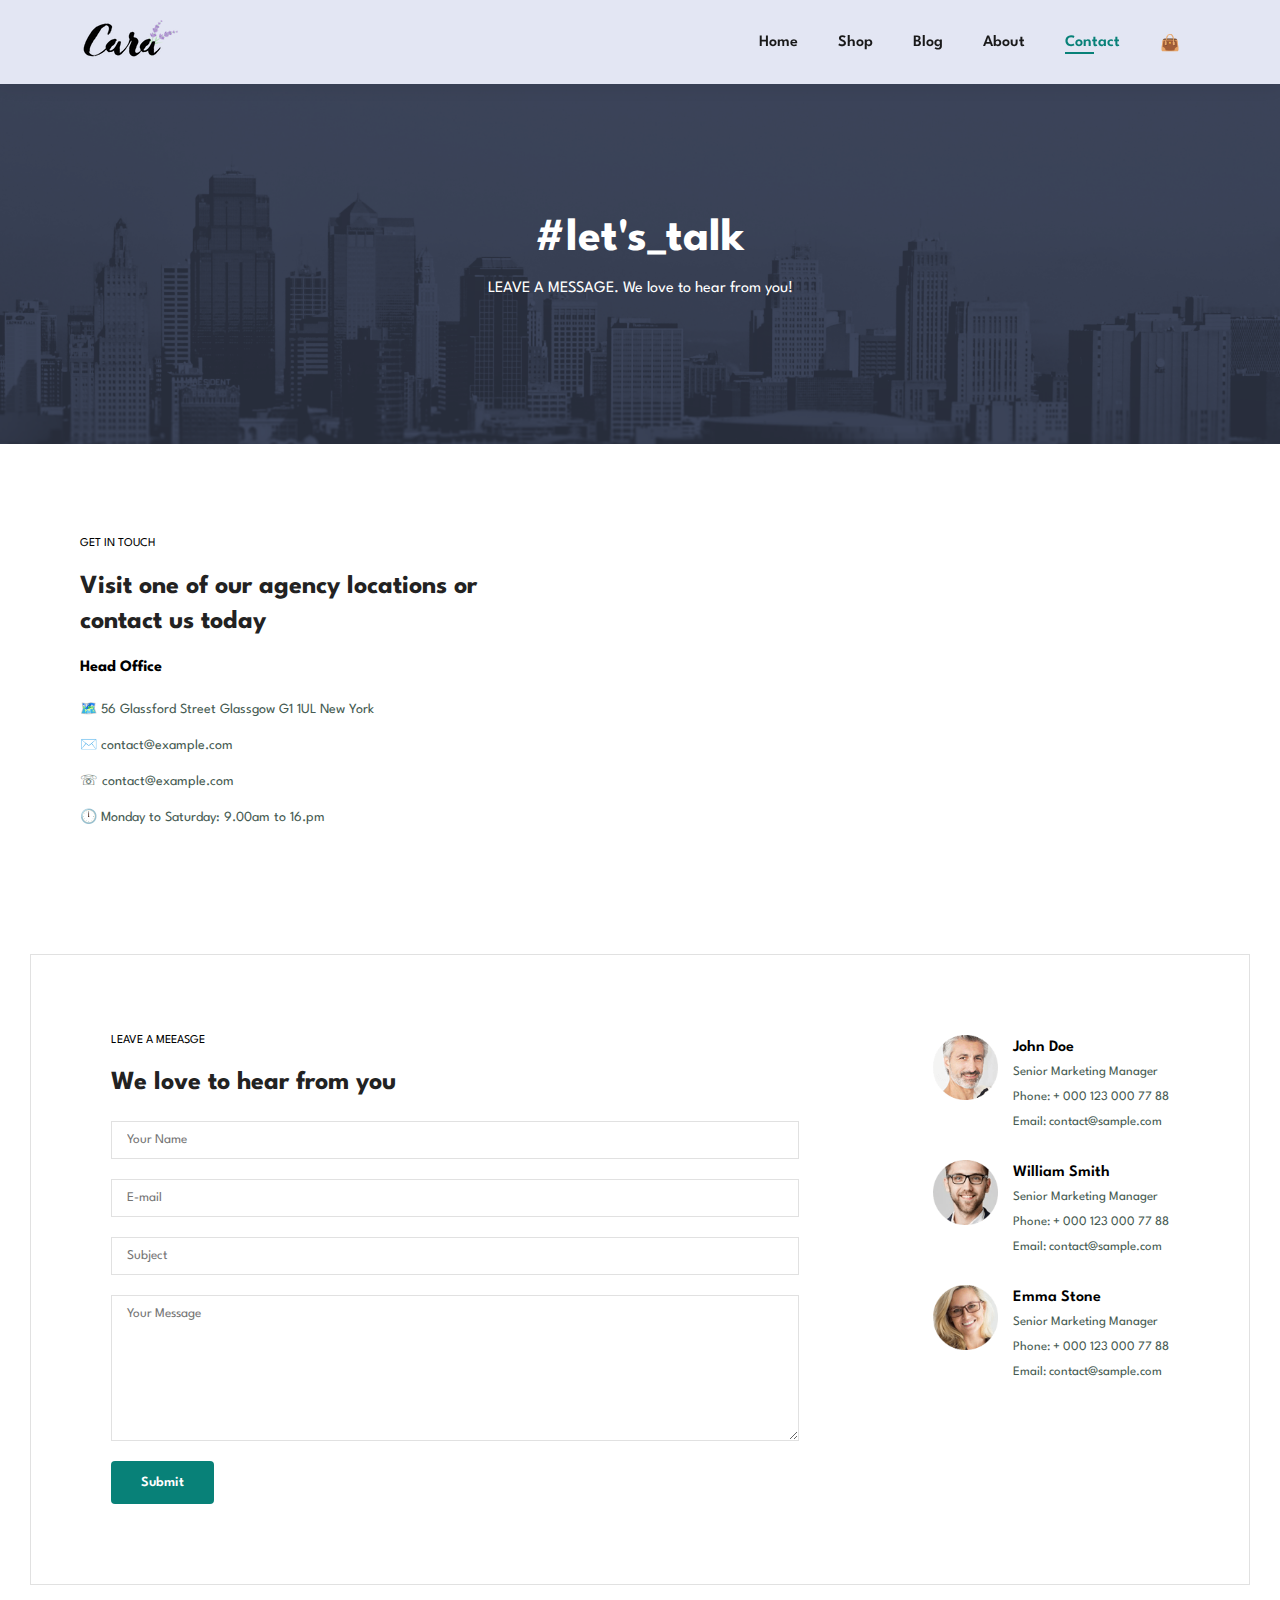
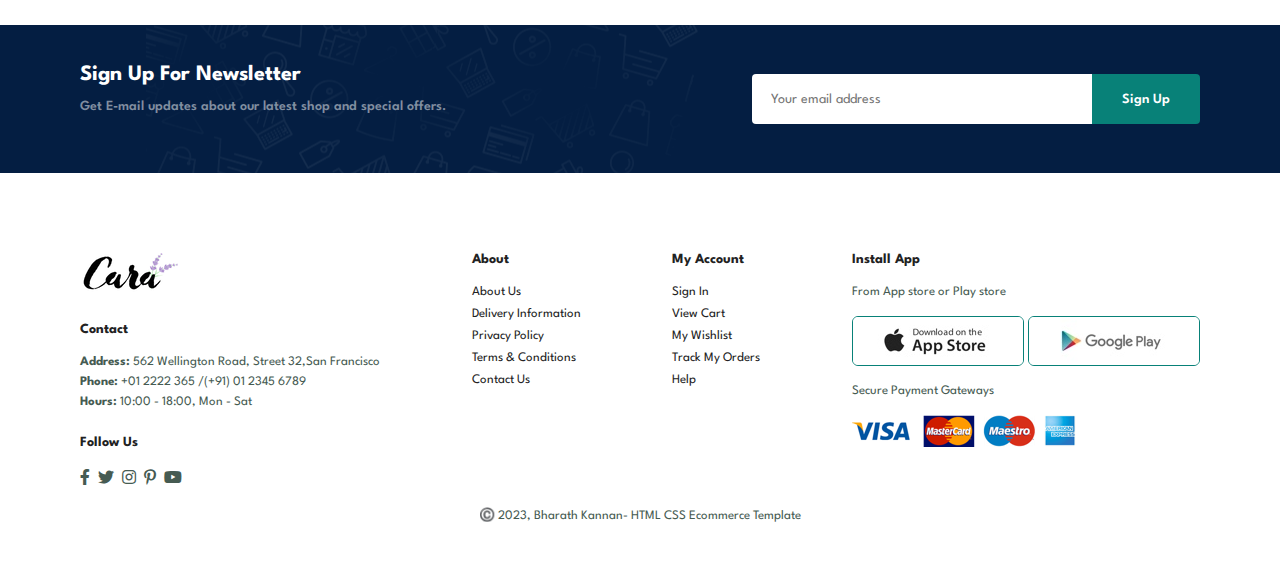
<file: contact.html>
<!DOCTYPE html>
<html lang="en">

<head>
    <meta charset="UTF-8">
    <meta name="viewport" content="width=device-width, initial-scale=1.0">
    <title>CARA STYLES</title>
    <link rel="stylesheet" href="https://use.fontawesome.com/releases/v5.15.4/css/all.css"/>
    <link rel="stylesheet" href="style.css">
</head>

<body>

    <section id="header">
        <a href="#"><img src="img/logo.png" class="logo" alt=""></a>

        <div>
            <ul id="navbar">
                <li><a href="index.html">Home</a></li>
                <li><a href="shop.html">Shop</a></li>
                <li><a href="blog.html">Blog</a></li>
                <li><a href="about.html">About</a></li>
                <li><a class="active" href="contact.html">Contact</a></li>
                <li><a href="cart.html">👜</a></li>
                <a href="#" id="close">❌</a>
            </ul>
        </div>
        <div id="mobile">
            <a href="cart.html">👜</a>
            <i id="bar" class="fas fa-outdent"></i>
        </div>
    </section>

    <section id="page-header" class="about-header">
        
        <h2>#let's_talk</h2>
        
        <p>LEAVE A MESSAGE. We love to hear from you!</p>
       
    </section>

    <section id="contact-details" class="section-p1" >
        <div class="details">
            <span>GET IN TOUCH</span>
            <h2>Visit one of our agency locations or contact us today</h2>
            <h3>Head Office</h3>
            <div>
                <li>
                    <p>🗺️ 56 Glassford Street Glassgow G1 1UL New York</p>
                </li>
                <li>
                    <p>✉️ contact@example.com</p>
                </li>
                <li>
                    <p>☏ contact@example.com</p>
                </li>
                <li>
                    <p>🕛 Monday to Saturday: 9.00am to 16.pm </p>
                </li>
            </div>
        </div>

        <div class="map">
            <iframe src="https://www.google.com/maps/embed?pb=!1m18!1m12!1m3!1d2469.833862752761!2d-1.2576186249079!3d51.75436147187051!2m3!1f0!2f0!3f0!3m2!1i1024!2i768!4f13.1!3m3!1m2!1s0x4876c6a9ef8c485b%3A0xd2ff1883a001afed!2sUniversity%20of%20Oxford!5e0!3m2!1sen!2sin!4v1692395689999!5m2!1sen!2sin" width="600" height="450" style="border:0;" allowfullscreen="" loading="lazy" referrerpolicy="no-referrer-when-downgrade"></iframe>
        </div>
    </section>

    <section id="form-details">
        <form action="">
            <span>LEAVE A MEEASGE</span>
            <h2>We love to hear from you</h2>
            <input type="text" placeholder="Your Name">
            <input type="text" placeholder="E-mail">
            <input type="text" placeholder="Subject">
            <textarea name="" id="" cols="30" rows="10" placeholder="Your Message"></textarea>
            <button class="normal">Submit</button>
        </form>

        <div class="people">
            <div>
                <img src="img/people/1.png" alt="">
                <p><span>John Doe</span> Senior Marketing Manager <br> Phone: + 000 123 000 77 88
                <br> Email: contact@sample.com</p>
            </div>
            <div>
                <img src="img/people/2.png" alt="">
                <p><span>William Smith</span> Senior Marketing Manager <br> Phone: + 000 123 000 77 88
                <br> Email: contact@sample.com</p>
            </div>
            <div>
                <img src="img/people/3.png" alt="">
                <p><span>Emma Stone</span> Senior Marketing Manager <br> Phone: + 000 123 000 77 88
                <br> Email: contact@sample.com</p>
            </div>
        </div>
    </section>

    <section id="newsletter" class="section-p1 section-m1">
        <div class="newstext">
            <h4>Sign Up For Newsletter</h4>
            <p>Get E-mail updates about our latest shop and <sapn>special offers.</sapn></p>
        </div>
        <div class="form">
            <input type="text" placeholder="Your email address">
            <button class="normal">Sign Up</button>
        </div>
    </section>

    <footer class="section-p1">
        <div class="col">
            <img class="logo" src="img/logo.png" alt="">
            <h4>Contact</h4>
            <p><strong>Address:</strong> 562 Wellington Road, Street 32,San Francisco</p>
            <p><strong>Phone:</strong> +01 2222 365 /(+91) 01 2345 6789</p>
            <p><strong>Hours:</strong> 10:00 - 18:00, Mon - Sat</p>
            <div class="follow">
                <h4>Follow Us</h4>
                <div class="icon">
                    <i class="fab fa-facebook-f"></i>
                    <i class="fab fa-twitter"></i>
                    <i class="fab fa-instagram"></i>
                    <i class="fab fa-pinterest-p"></i>
                    <i class="fab fa-youtube"></i>
                </div>
            </div>
        </div>

        <div class="col">
            <h4>About</h4>
            <a href="#">About Us</a>
            <a href="#">Delivery Information</a>
            <a href="#">Privacy Policy</a>
            <a href="#">Terms & Conditions</a>
            <a href="#">Contact Us</a>
        </div>

        <div class="col">
            <h4>My Account</h4>
            <a href="#">Sign In</a>
            <a href="#">View Cart</a>
            <a href="#">My Wishlist</a>
            <a href="#">Track My Orders</a>
            <a href="#">Help</a>
        </div>

        <div class="col install">
            <h4>Install App</h4>
            <p>From App store or Play store</p>
            <div class="row">
                <img src="img/pay/app.jpg" alt="">
                <img src="img/pay/play.jpg" alt="">
            </div>
            <p>Secure Payment Gateways</p>
            <img src="img/pay/pay.png" alt="">
        </div>

        <div class="copyright">
            <p>©️ 2023, Bharath Kannan- HTML CSS Ecommerce Template</p>
        </div>
    </footer>
    
    <script src="script.js"></script>
</body>

</html>
</file>
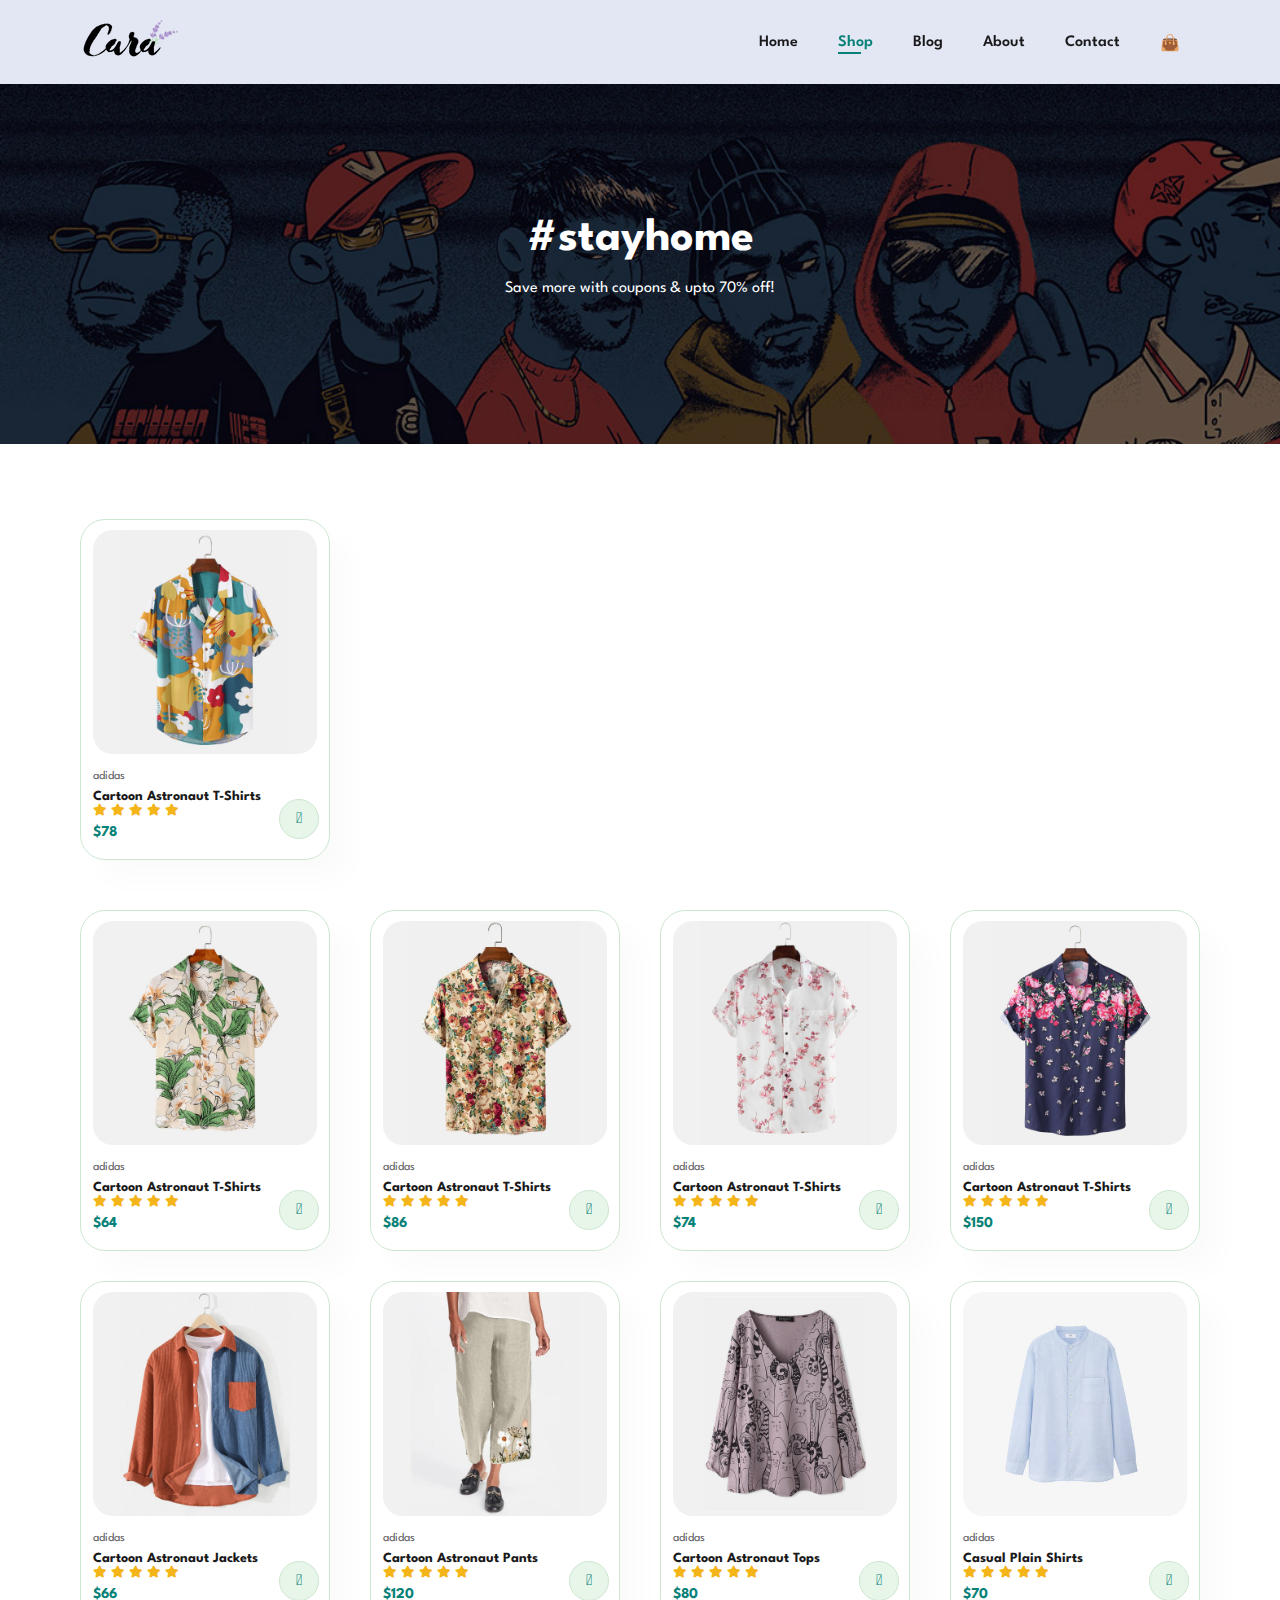
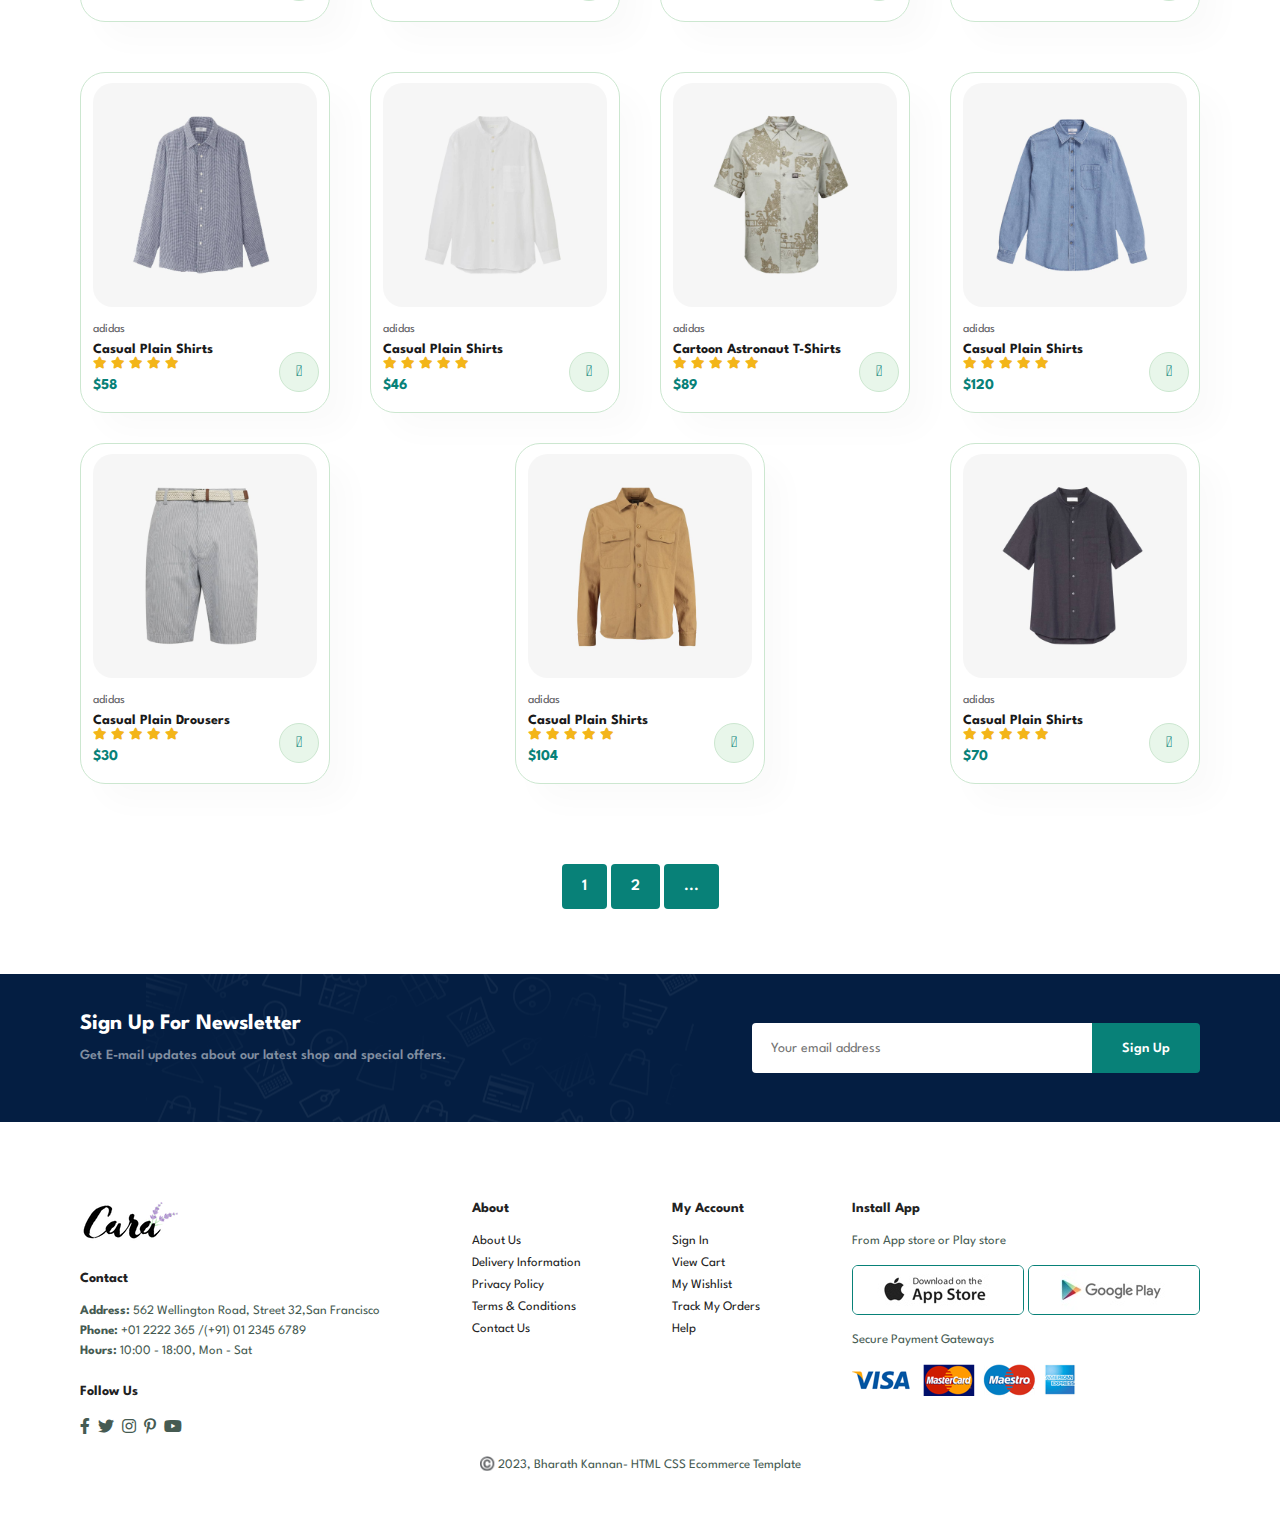
<file: shop.html>
<!DOCTYPE html>
<html lang="en">

<head>
    <meta charset="UTF-8">
    <meta name="viewport" content="width=device-width, initial-scale=1.0">
    <title>CARA STYLES</title>
    <link rel="stylesheet" href="https://use.fontawesome.com/releases/v5.15.4/css/all.css"/>
    <link rel="stylesheet" href="style.css">
</head>

<body>

    <section id="header">
        <a href="#"><img src="img/logo.png" class="logo" alt=""></a>

        <div>
            <ul id="navbar">
                <li><a href="index.html">Home</a></li>
                <li><a class="active" href="shop.html">Shop</a></li>
                <li><a href="blog.html">Blog</a></li>
                <li><a href="about.html">About</a></li>
                <li><a href="contact.html">Contact</a></li>
                <li><a href="cart.html">👜</a></li>
                <a href="#" id="close">❌</a>
            </ul>
        </div>
        <div id="mobile">
            <a href="cart.html">👜</a>
            <i id="bar" class="fas fa-outdent"></i>
        </div>
    </section>

    <section id="page-header">
        
        <h2>#stayhome</h2>
        
        <p>Save more with coupons & upto 70% off!</p>
       
    </section>

    <section id="product1" class="section-p1">
       
        <div class="pro-container">
            <div class="pro" onclick="window.location.href='sproduct.html';">
                <img src="img/products/f1.jpg" alt="">
                <div class="des">
                    <span>adidas</span>
                    <h5>Cartoon Astronaut T-Shirts</h5>
                    <div class="star">
                        <i class="fas fa-star"></i>
                        <i class="fas fa-star"></i>
                        <i class="fas fa-star"></i>
                        <i class="fas fa-star"></i>
                        <i class="fas fa-star"></i>
                    </div>
                    <h4>$78</h4>
                </div>
                <a href="#"><i class="fal fa-shopping-cart cart"></i></a>
            </div>
            <div class="pro-container">
                <div class="pro">
                    <img src="img/products/f2.jpg" alt="">
                    <div class="des">
                        <span>adidas</span>
                        <h5>Cartoon Astronaut T-Shirts</h5>
                        <div class="star">
                            <i class="fas fa-star"></i>
                            <i class="fas fa-star"></i>
                            <i class="fas fa-star"></i>
                            <i class="fas fa-star"></i>
                            <i class="fas fa-star"></i>
                        </div>
                        <h4>$64</h4>
                    </div>
                    <a href="#"><i class="fal fa-shopping-cart cart"></i></a>
                </div>
                <div class="pro">
                    <img src="img/products/f3.jpg" alt="">
                    <div class="des">
                        <span>adidas</span>
                        <h5>Cartoon Astronaut T-Shirts</h5>
                        <div class="star">
                            <i class="fas fa-star"></i>
                            <i class="fas fa-star"></i>
                            <i class="fas fa-star"></i>
                            <i class="fas fa-star"></i>
                            <i class="fas fa-star"></i>
                        </div>
                        <h4>$86</h4>
                    </div>
                    <a href="#"><i class="fal fa-shopping-cart cart"></i></a>
                </div>
                <div class="pro">
                    <img src="img/products/f4.jpg" alt="">
                    <div class="des">
                        <span>adidas</span>
                        <h5>Cartoon Astronaut T-Shirts</h5>
                        <div class="star">
                            <i class="fas fa-star"></i>
                            <i class="fas fa-star"></i>
                            <i class="fas fa-star"></i>
                            <i class="fas fa-star"></i>
                            <i class="fas fa-star"></i>
                        </div>
                        <h4>$74</h4>
                    </div>
                    <a href="#"><i class="fal fa-shopping-cart cart"></i></a>
                </div>
                <div class="pro">
                    <img src="img/products/f5.jpg" alt="">
                    <div class="des">
                        <span>adidas</span>
                        <h5>Cartoon Astronaut T-Shirts</h5>
                        <div class="star">
                            <i class="fas fa-star"></i>
                            <i class="fas fa-star"></i>
                            <i class="fas fa-star"></i>
                            <i class="fas fa-star"></i>
                            <i class="fas fa-star"></i>
                        </div>
                        <h4>$150</h4>
                    </div>
                    <a href="#"><i class="fal fa-shopping-cart cart"></i></a>
                </div>
                <div class="pro">
                    <img src="img/products/f6.jpg" alt="">
                    <div class="des">
                        <span>adidas</span>
                        <h5>Cartoon Astronaut Jackets</h5>
                        <div class="star">
                            <i class="fas fa-star"></i>
                            <i class="fas fa-star"></i>
                            <i class="fas fa-star"></i>
                            <i class="fas fa-star"></i>
                            <i class="fas fa-star"></i>
                        </div>
                        <h4>$66</h4>
                    </div>
                    <a href="#"><i class="fal fa-shopping-cart cart"></i></a>
                </div>
                <div class="pro">
                    <img src="img/products/f7.jpg" alt="">
                    <div class="des">
                        <span>adidas</span>
                        <h5>Cartoon Astronaut Pants</h5>
                        <div class="star">
                            <i class="fas fa-star"></i>
                            <i class="fas fa-star"></i>
                            <i class="fas fa-star"></i>
                            <i class="fas fa-star"></i>
                            <i class="fas fa-star"></i>
                        </div>
                        <h4>$120</h4>
                    </div>
                    <a href="#"><i class="fal fa-shopping-cart cart"></i></a>
                </div>
                <div class="pro">
                    <img src="img/products/f8.jpg" alt="">
                    <div class="des">
                        <span>adidas</span>
                        <h5>Cartoon Astronaut Tops</h5>
                        <div class="star">
                            <i class="fas fa-star"></i>
                            <i class="fas fa-star"></i>
                            <i class="fas fa-star"></i>
                            <i class="fas fa-star"></i>
                            <i class="fas fa-star"></i>
                        </div>
                        <h4>$80</h4>
                    </div>
                    <a href="#"><i class="fal fa-shopping-cart cart"></i></a>
                </div>
                
    
            <div class="pro">
                <img src="img/products/n1.jpg" alt="">
                <div class="des">
                    <span>adidas</span>
                    <h5>Casual Plain Shirts</h5>
                    <div class="star">
                        <i class="fas fa-star"></i>
                        <i class="fas fa-star"></i>
                        <i class="fas fa-star"></i>
                        <i class="fas fa-star"></i>
                        <i class="fas fa-star"></i>
                    </div>
                    <h4>$70</h4>
                </div>
                <a href="#"><i class="fal fa-shopping-cart cart"></i></a>
            </div>
            <div class="pro-container">
                <div class="pro">
                    <img src="img/products/n2.jpg" alt="">
                    <div class="des">
                        <span>adidas</span>
                        <h5>Casual Plain Shirts</h5>
                        <div class="star">
                            <i class="fas fa-star"></i>
                            <i class="fas fa-star"></i>
                            <i class="fas fa-star"></i>
                            <i class="fas fa-star"></i>
                            <i class="fas fa-star"></i>
                        </div>
                        <h4>$58</h4>
                    </div>
                    <a href="#"><i class="fal fa-shopping-cart cart"></i></a>
                </div>
                <div class="pro">
                    <img src="img/products/n3.jpg" alt="">
                    <div class="des">
                        <span>adidas</span>
                        <h5>Casual Plain Shirts</h5>
                        <div class="star">
                            <i class="fas fa-star"></i>
                            <i class="fas fa-star"></i>
                            <i class="fas fa-star"></i>
                            <i class="fas fa-star"></i>
                            <i class="fas fa-star"></i>
                        </div>
                        <h4>$46</h4>
                    </div>
                    <a href="#"><i class="fal fa-shopping-cart cart"></i></a>
                </div>
                <div class="pro">
                    <img src="img/products/n4.jpg" alt="">
                    <div class="des">
                        <span>adidas</span>
                        <h5>Cartoon Astronaut T-Shirts</h5>
                        <div class="star">
                            <i class="fas fa-star"></i>
                            <i class="fas fa-star"></i>
                            <i class="fas fa-star"></i>
                            <i class="fas fa-star"></i>
                            <i class="fas fa-star"></i>
                        </div>
                        <h4>$89</h4>
                    </div>
                    <a href="#"><i class="fal fa-shopping-cart cart"></i></a>
                </div>
                <div class="pro">
                    <img src="img/products/n5.jpg" alt="">
                    <div class="des">
                        <span>adidas</span>
                        <h5>Casual Plain Shirts</h5>
                        <div class="star">
                            <i class="fas fa-star"></i>
                            <i class="fas fa-star"></i>
                            <i class="fas fa-star"></i>
                            <i class="fas fa-star"></i>
                            <i class="fas fa-star"></i>
                        </div>
                        <h4>$120</h4>
                    </div>
                    <a href="#"><i class="fal fa-shopping-cart cart"></i></a>
                </div>
                <div class="pro">
                    <img src="img/products/n6.jpg" alt="">
                    <div class="des">
                        <span>adidas</span>
                        <h5>Casual Plain Drousers</h5>
                        <div class="star">
                            <i class="fas fa-star"></i>
                            <i class="fas fa-star"></i>
                            <i class="fas fa-star"></i>
                            <i class="fas fa-star"></i>
                            <i class="fas fa-star"></i>
                        </div>
                        <h4>$30</h4>
                    </div>
                    <a href="#"><i class="fal fa-shopping-cart cart"></i></a>
                </div>
                <div class="pro">
                    <img src="img/products/n7.jpg" alt="">
                    <div class="des">
                        <span>adidas</span>
                        <h5>Casual Plain Shirts</h5>
                        <div class="star">
                            <i class="fas fa-star"></i>
                            <i class="fas fa-star"></i>
                            <i class="fas fa-star"></i>
                            <i class="fas fa-star"></i>
                            <i class="fas fa-star"></i>
                        </div>
                        <h4>$104</h4>
                    </div>
                    <a href="#"><i class="fal fa-shopping-cart cart"></i></a>
                </div>
                <div class="pro">
                    <img src="img/products/n8.jpg" alt="">
                    <div class="des">
                        <span>adidas</span>
                        <h5>Casual Plain Shirts</h5>
                        <div class="star">
                            <i class="fas fa-star"></i>
                            <i class="fas fa-star"></i>
                            <i class="fas fa-star"></i>
                            <i class="fas fa-star"></i>
                            <i class="fas fa-star"></i>
                        </div>
                        <h4>$70</h4>
                    </div>
                    <a href="#"><i class="fal fa-shopping-cart cart"></i></a>
                </div>
                
            </div>
    </section>

    <section id="pagination" class="section-p1">
        <a href="#">1</a>
        <a href="#">2</a>
        <a href="#">...</a></i></a>
    </section>

    <section id="newsletter" class="section-p1 section-m1">
        <div class="newstext">
            <h4>Sign Up For Newsletter</h4>
            <p>Get E-mail updates about our latest shop and <sapn>special offers.</sapn></p>
        </div>
        <div class="form">
            <input type="text" placeholder="Your email address">
            <button class="normal">Sign Up</button>
        </div>
    </section>

    <footer class="section-p1">
        <div class="col">
            <img class="logo" src="img/logo.png" alt="">
            <h4>Contact</h4>
            <p><strong>Address:</strong> 562 Wellington Road, Street 32,San Francisco</p>
            <p><strong>Phone:</strong> +01 2222 365 /(+91) 01 2345 6789</p>
            <p><strong>Hours:</strong> 10:00 - 18:00, Mon - Sat</p>
            <div class="follow">
                <h4>Follow Us</h4>
                <div class="icon">
                    <i class="fab fa-facebook-f"></i>
                    <i class="fab fa-twitter"></i>
                    <i class="fab fa-instagram"></i>
                    <i class="fab fa-pinterest-p"></i>
                    <i class="fab fa-youtube"></i>
                </div>
            </div>
        </div>

        <div class="col">
            <h4>About</h4>
            <a href="#">About Us</a>
            <a href="#">Delivery Information</a>
            <a href="#">Privacy Policy</a>
            <a href="#">Terms & Conditions</a>
            <a href="#">Contact Us</a>
        </div>

        <div class="col">
            <h4>My Account</h4>
            <a href="#">Sign In</a>
            <a href="#">View Cart</a>
            <a href="#">My Wishlist</a>
            <a href="#">Track My Orders</a>
            <a href="#">Help</a>
        </div>

        <div class="col install">
            <h4>Install App</h4>
            <p>From App store or Play store</p>
            <div class="row">
                <img src="img/pay/app.jpg" alt="">
                <img src="img/pay/play.jpg" alt="">
            </div>
            <p>Secure Payment Gateways</p>
            <img src="img/pay/pay.png" alt="">
        </div>

        <div class="copyright">
            <p>©️ 2023, Bharath Kannan- HTML CSS Ecommerce Template</p>
        </div>
    </footer>
    
    <script src="script.js"></script>
</body>

</html>
</file>
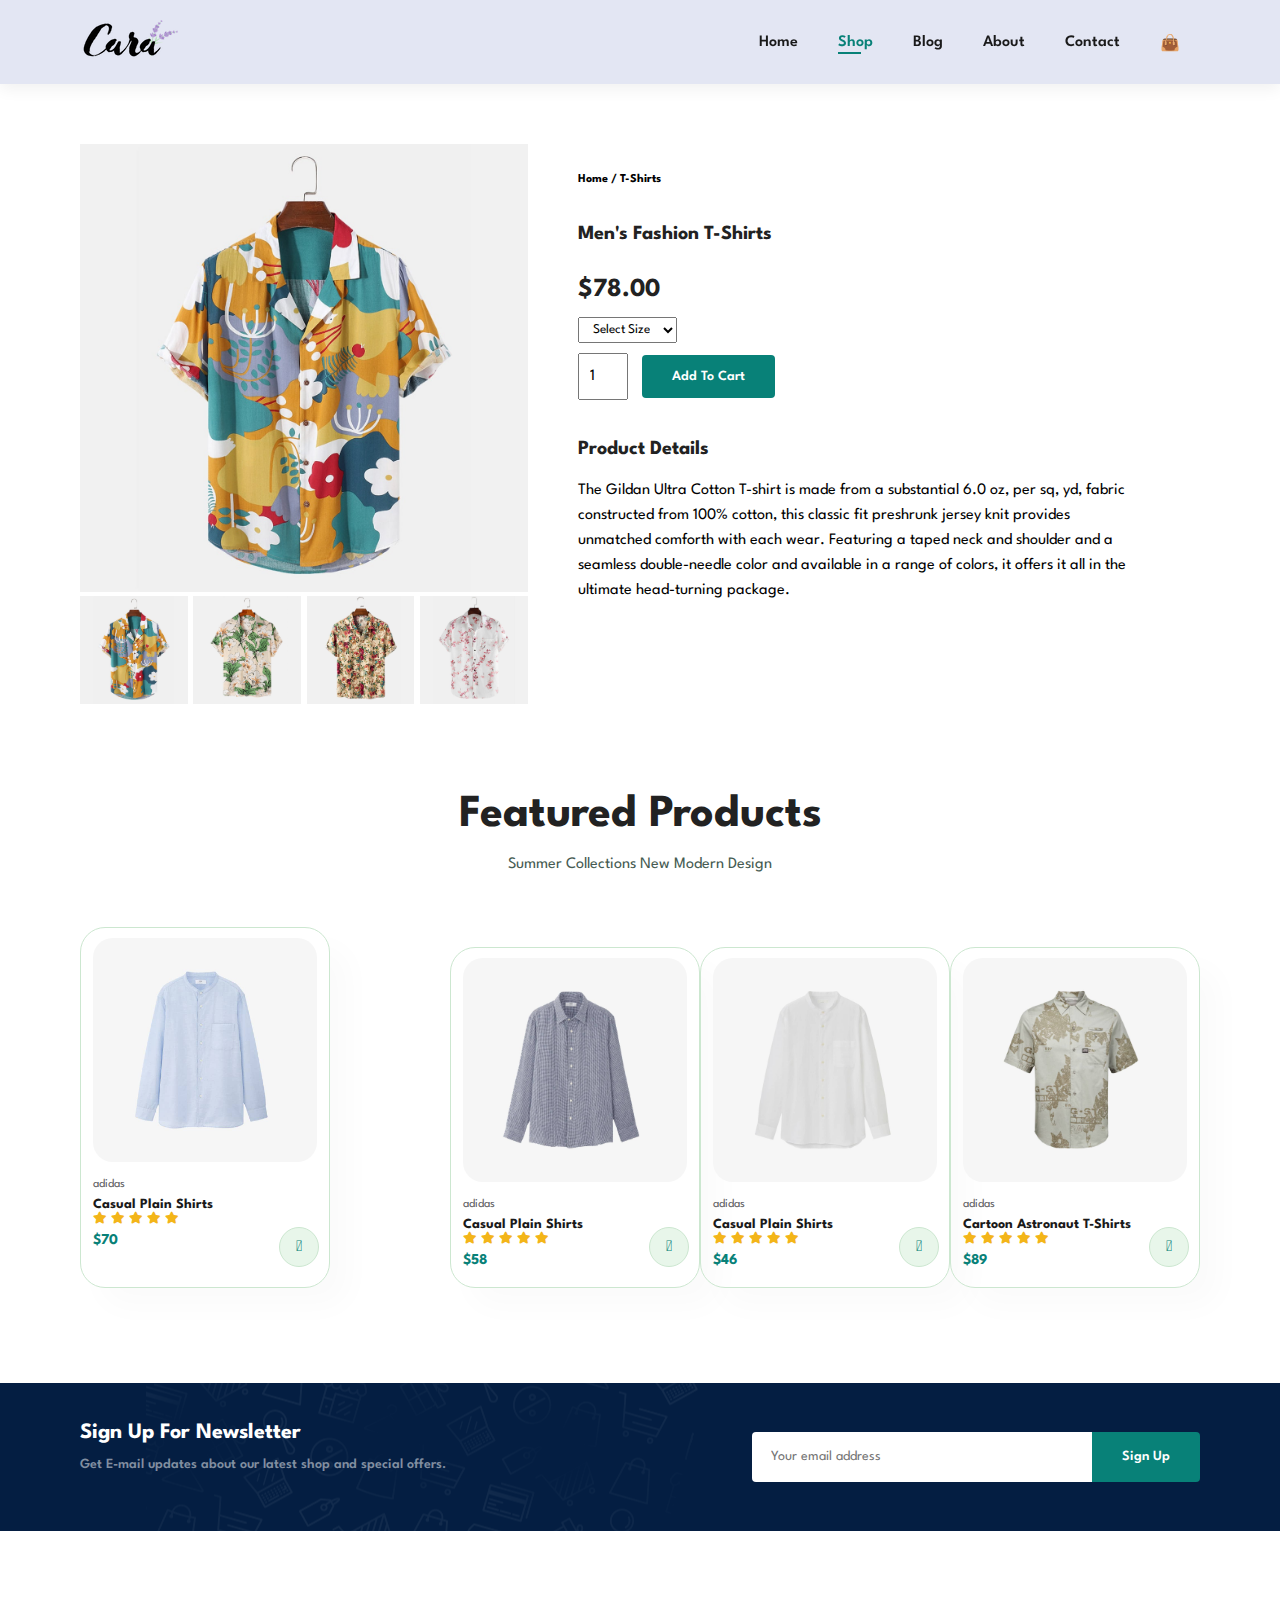
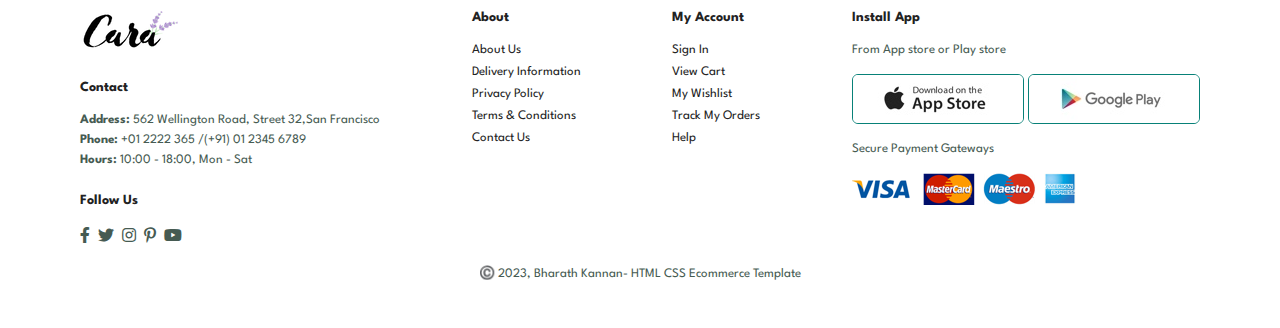
<file: sproduct.html>
<!DOCTYPE html>
<html lang="en">

<head>
    <meta charset="UTF-8">
    <meta name="viewport" content="width=device-width, initial-scale=1.0">
    <title>CARA STYLES</title>
    <link rel="stylesheet" href="https://use.fontawesome.com/releases/v5.15.4/css/all.css"/>
    <link rel="stylesheet" href="style.css">
</head>

<body>

    <section id="header">
        <a href="#"><img src="img/logo.png" class="logo" alt=""></a>

        <div>
            <ul id="navbar">
                <li><a href="index.html">Home</a></li>
                <li><a class="active" href="shop.html">Shop</a></li>
                <li><a href="blog.html">Blog</a></li>
                <li><a href="about.html">About</a></li>
                <li><a href="contact.html">Contact</a></li>
                <li><a href="cart.html">👜</a></li>
                <a href="#" id="close">❌</a>
            </ul>
        </div>
        <div id="mobile">
            <a href="cart.html">👜</a>
            <i id="bar" class="fas fa-outdent"></i>
        </div>
    </section>

    <section id="prodetails" class="section-p1">
        <div class="single-pro-image">
            <img src="img/products/f1.jpg"  width="100%" id="Mainimg" alt="">

            <div class="small-img-group">
                <div class="small-img-col">
                    <img src="img/products/f1.jpg" width="100%" class="small-img" alt="">
                </div>
                <div class="small-img-col">
                    <img src="img/products/f2.jpg" width="100%" class="small-img" alt="">
                </div>
                <div class="small-img-col">
                    <img src="img/products/f3.jpg" width="100%" class="small-img" alt="">
                </div>
                <div class="small-img-col">
                    <img src="img/products/f4.jpg" width="100%" class="small-img" alt="">
                </div>
            </div>
        </div>
        <div class="single-pro-details">
            <h6>Home / T-Shirts</h6>
            <h4>Men's Fashion T-Shirts</h4>
            <h2>$78.00</h2>
            <select>
                <option>Select Size</option>
                <option>XL</option>
                <option>XXL</option>
                <option>Small</option>
                <option>Large</option>
            </select>
            <input type="number" value="1">
            <button class="normal">Add To Cart</button>
            <h4>Product Details</h4>
            <span>The Gildan Ultra Cotton T-shirt is made from a substantial 6.0 oz, per sq, yd, fabric constructed from 100% cotton, this classic fit preshrunk jersey knit provides unmatched comforth with each wear. Featuring a taped neck and shoulder and a seamless double-needle color and available in a range of colors, it offers it all in the ultimate head-turning package.</span>
        </div>
    </section>

    <section id="product1" class="section-p1">
        <h2>Featured Products</h2>
        <p>Summer Collections New Modern Design</p>
        <div class="pro-container">
            <div class="pro">
                <img src="img/products/n1.jpg" alt="">
                <div class="des">
                    <span>adidas</span>
                    <h5>Casual Plain Shirts</h5>
                    <div class="star">
                        <i class="fas fa-star"></i>
                        <i class="fas fa-star"></i>
                        <i class="fas fa-star"></i>
                        <i class="fas fa-star"></i>
                        <i class="fas fa-star"></i>
                    </div>
                    <h4>$70</h4>
                </div>
                <a href="#"><i class="fal fa-shopping-cart cart"></i></a>
            </div>
            <div class="pro-container">
                <div class="pro">
                    <img src="img/products/n2.jpg" alt="">
                    <div class="des">
                        <span>adidas</span>
                        <h5>Casual Plain Shirts</h5>
                        <div class="star">
                            <i class="fas fa-star"></i>
                            <i class="fas fa-star"></i>
                            <i class="fas fa-star"></i>
                            <i class="fas fa-star"></i>
                            <i class="fas fa-star"></i>
                        </div>
                        <h4>$58</h4>
                    </div>
                    <a href="#"><i class="fal fa-shopping-cart cart"></i></a>
                </div>
                <div class="pro">
                    <img src="img/products/n3.jpg" alt="">
                    <div class="des">
                        <span>adidas</span>
                        <h5>Casual Plain Shirts</h5>
                        <div class="star">
                            <i class="fas fa-star"></i>
                            <i class="fas fa-star"></i>
                            <i class="fas fa-star"></i>
                            <i class="fas fa-star"></i>
                            <i class="fas fa-star"></i>
                        </div>
                        <h4>$46</h4>
                    </div>
                    <a href="#"><i class="fal fa-shopping-cart cart"></i></a>
                </div>
                <div class="pro">
                    <img src="img/products/n4.jpg" alt="">
                    <div class="des">
                        <span>adidas</span>
                        <h5>Cartoon Astronaut T-Shirts</h5>
                        <div class="star">
                            <i class="fas fa-star"></i>
                            <i class="fas fa-star"></i>
                            <i class="fas fa-star"></i>
                            <i class="fas fa-star"></i>
                            <i class="fas fa-star"></i>
                        </div>
                        <h4>$89</h4>
                    </div>
                    <a href="#"><i class="fal fa-shopping-cart cart"></i></a>
                </div>
            </div>
    </section>

    <section id="newsletter" class="section-p1 section-m1">
        <div class="newstext">
            <h4>Sign Up For Newsletter</h4>
            <p>Get E-mail updates about our latest shop and <sapn>special offers.</sapn></p>
        </div>
        <div class="form">
            <input type="text" placeholder="Your email address">
            <button class="normal">Sign Up</button>
        </div>
    </section>

    <footer class="section-p1">
        <div class="col">
            <img class="logo" src="img/logo.png" alt="">
            <h4>Contact</h4>
            <p><strong>Address:</strong> 562 Wellington Road, Street 32,San Francisco</p>
            <p><strong>Phone:</strong> +01 2222 365 /(+91) 01 2345 6789</p>
            <p><strong>Hours:</strong> 10:00 - 18:00, Mon - Sat</p>
            <div class="follow">
                <h4>Follow Us</h4>
                <div class="icon">
                    <i class="fab fa-facebook-f"></i>
                    <i class="fab fa-twitter"></i>
                    <i class="fab fa-instagram"></i>
                    <i class="fab fa-pinterest-p"></i>
                    <i class="fab fa-youtube"></i>
                </div>
            </div>
        </div>

        <div class="col">
            <h4>About</h4>
            <a href="#">About Us</a>
            <a href="#">Delivery Information</a>
            <a href="#">Privacy Policy</a>
            <a href="#">Terms & Conditions</a>
            <a href="#">Contact Us</a>
        </div>

        <div class="col">
            <h4>My Account</h4>
            <a href="#">Sign In</a>
            <a href="#">View Cart</a>
            <a href="#">My Wishlist</a>
            <a href="#">Track My Orders</a>
            <a href="#">Help</a>
        </div>

        <div class="col install">
            <h4>Install App</h4>
            <p>From App store or Play store</p>
            <div class="row">
                <img src="img/pay/app.jpg" alt="">
                <img src="img/pay/play.jpg" alt="">
            </div>
            <p>Secure Payment Gateways</p>
            <img src="img/pay/pay.png" alt="">
        </div>

        <div class="copyright">
            <p>©️ 2023, Bharath Kannan- HTML CSS Ecommerce Template</p>
        </div>
    </footer>

    <script>
        var Mainimg = document.getElementById("Mainimg");
        var smallimg = document.getElementsByClassName("small-img");

        smallimg[0].onclick = function(){
            Mainimg.src = smallimg[0].src;
        }
        smallimg[1].onclick = function(){
            Mainimg.src = smallimg[1].src;
        }
        smallimg[2].onclick = function(){
            Mainimg.src = smallimg[2].src;
        }
        smallimg[3].onclick = function(){
            Mainimg.src = smallimg[3].src;
        }
    </script>
    
    <script src="script.js"></script>
</body>

</html>
</file>
<file: style.css>
@import url('https://fonts.googleapis.com/css2?family=Spartan:wght@100;200;300;400;500;600;700;800;900;&display=swap');

*{
    margin: 0;
    padding: 0;
    box-sizing: border-box;
    font-family: 'Spartan', sans-serif;
}

h1{
    font-size: 50px;
    line-height: 64px;
    color: #222;
}

h2{
    font-size: 46px;
    line-height: 54px;
    color: #222;
}

h4{
    font-size: 20px;
    color: #222;
}

h6{
    font-weight: 700;
    font-size: 12px;
}

p{
    font-size: 16px;
    color: #465b52;
    margin: 15px 0 20px 0;
}

.section-p1{
    padding: 40px 80px;
}

.section-m1{
    margin: 40px 0;
}

button.normal{
    font-size: 14px;
    font-weight: 600;
    padding: 15px 30px;
    color: #000;
    background-color: #fff;
    border-radius: 4px;
    cursor: pointer;
    border: none;
    outline: none;
    transition: 0.2s;
}

button.white{
    font-size: 13px;
    font-weight: 600;
    padding: 11px 18px;
    color: #fff;
    background-color: transparent;
    cursor: pointer;
    border: 1px solid #fff;
    outline: none;
    transition: 0.2s;
}

body{
    width: 100%;
}

#header{
    display: flex;
    align-items: center;
    justify-content: space-between;
    padding: 20px 80px;
    background-color: #E3E6F3;
    box-shadow: 0 5px 15px rgba(0, 0, 0, 0.06);
    z-index: 999;
    position: sticky;
    top: 0;
    left: 0;
}

#navbar{
    display: flex;
    align-items: center;
    justify-content: center;
}

#navbar li{
    list-style: none;
    padding: 0 20px;
    position: relative;
}

#navbar li a{
    text-decoration: none;
    font-size: 16px;
    font-weight: 600;
    color: #1a1a1a;
    transition: 0.3s ease;
}

#navbar li a:hover,
#navbar li a.active{
    color: #088178;
}

#navbar li a.active::after,
#navbar li a:hover::after{
    content: "";
    width: 30%;
    height: 2px;
    background-color: #088178;
    position: absolute;
    bottom: -4px;
    left: 20px;
}

#mobile{
    display: none;
    align-items: center;
}

#close{
    display: none;
}

#hero{
    background-image: url("img/hero4.png");
    height: 90vh;
    width: 100%;
    background-size: cover;
    background-position: top 25% right 0;
    padding: 0 80px;
    display: flex;
    flex-direction: column;
    align-items: flex-start;
    justify-content: center;
}

#hero h4{
    padding-bottom: 15px;
}

#hero h1{
    color: #088178;
}

#hero button{
    background-image: url("img/button.png");
    background-color: transparent;
    color: #088178;
    border: 0;
    padding: 14px 80px 14px 65px;
    background-repeat: no-repeat;
    cursor: pointer;
    font-weight: 700;
    font-size: 15px;
}

#feature{
    display: flex;
    align-items: center;
    justify-content: space-between;
    flex-wrap: wrap;
}

#feature .fe-box{
    width: 180px;
    text-align: center;
    padding: 25px 15px;
    box-shadow: 20px 20px 34px rgba(0, 0, 0, 0.03);
    border: 1px solid #cce7d0;
    border-radius: 4px;
    margin: 15px 0;
}

#feature .fe-box:hover{
    box-shadow: 10px 10px 54px rgba(70, 62, 221, 0.1); 
}

#feature .fe-box img{
    width: 100%;
    margin-bottom: 10px;
}

#feature .fe-box h6{
    display: inline-block;
    padding: 9px 8px 6px 8px;
    line-height: 1;
    border-radius: 4px;
    color: #088178;
    background-color: #fddde4;
}

#feature .fe-box:nth-child(2) h6{
   background-color: #cdebbc;
}

#feature .fe-box:nth-child(3) h6{
    background-color: #d1e8f2;
 }

 #feature .fe-box:nth-child(4) h6{
    background-color: #cdd4f8;
 }

 #feature .fe-box:nth-child(5) h6{
    background-color: #f6dbf6;
 }

 #feature .fe-box:nth-child(6) h6{
    background-color: #fff2e5;
 }

 #product1{
    text-align: center;
 }

 #product1 .pro-container{
    display: flex;
    justify-content: space-between;
    padding-top: 20px;
    flex-wrap: wrap;
 }

 #product1 .pro{
    width: 23px;
    min-width: 250px;
    padding: 10px 12px;
    border: 1px solid #cce7d0;
    border-radius: 25px;
    cursor: pointer;
    box-shadow: 20px 20px 30px rgba(0, 0, 0, 0.02);
    margin: 15px 0;
    transition: 0.2s ease;
    position: relative;
 }

 #product1 .pro:hover{
    box-shadow: 20px 20px 30px rgba(0, 0, 0, 0.06);
 }

 #product1 .pro .des{
    text-align: start;
    padding: 10px 0;
 }

 #product1 .pro .des span{
    color: #606063;
    font-size: 12px;
 }

 #product1 .pro .des h5{
    padding-top: 7px;
    color: #1a1a1a;
    font-size: 14px;
 }

 #product1 .pro .des i{
    font-size: 12px;
    color: rgb(243, 181, 25);
 }
 
 #product1 .pro .des h4{
    padding-top: 7px;
    font-size: 15px;
    font-weight: 700;
    color: #088178;
 }

 #product1 .pro .cart{
    width: 40px;
    height: 40px;
    line-height: 40px;
    border-radius: 50px;
    background-color: #e8f6ea;
    font-weight: 500;
    color: #088178;
    border: 1px solid #cce7d0;
    position: absolute;
    bottom: 20px;
    right: 10px;
 }

 #product1 .pro img{
    width: 100%;
    border-radius: 20px;
 }

 #banner{
    display: flex;
    flex-direction: column;
    justify-content: center;
    align-items: center;
    text-align: center;
    background-image: url("img/banner/b2.jpg");
    width: 100%;
    height: 40vh;
    background-size: cover;
    background-position: center;
 }

 #banner h4{
    color: #fff;
    font-size: 16px;
 }

 #banner h2{
    color: #fff;
    font-size: 30px;
    padding: 10px 0;
 }

 #banner h2 span{
    color: #ef3636;
 }

 #banner button:hover{
    background-color: #088178;
    color: #fff;
 }

 #sm-banner{
    display: flex;
    justify-content: space-between;
    flex-wrap: wrap;
 }

 #sm-banner .banner-box{
    display: flex;
    flex-direction: column;
    justify-content: center;
    align-items: flex-start;
    background-image: url("img/banner/b17.jpg");
    min-width: 580px;
    height: 50vh;
    background-size: cover;
    background-position: center;
    padding: 30px;
 }

 #sm-banner .banner-box2{
    background-image: url("img/banner/b10.jpg");

 }

 #sm-banner h4{
    color: #fff;
    font-size: 20px;
    font-weight: 300;
 }

 #sm-banner h2{
    color: #fff;
    font-size: 28px;
    font-weight: 800;
 }

 #sm-banner span{
    color: #fff;
    font-size: 14px;
    font-weight: 500;
    padding-bottom: 15px;
 }

 #sm-banner .banner-box:hover button{
    background-color: #088178;
    border: 1px solid #088178;
 }

 #banner3{
    display: flex;
    justify-content: space-between;
    flex-wrap: wrap;
    padding: 0 80px;
 }

 #banner3 .banner-box{
    display: flex;
    flex-direction: column;
    justify-content: center;
    align-items: flex-start;
    background-image: url("img/banner/b7.jpg");
    min-width: 30%;
    height: 30vh;
    background-size: cover;
    background-position: center;
    padding: 20px;
    margin-bottom: 20px;
 }

 #banner3 .banner-box2{
    background-image: url("img/banner/b4.jpg");
 }

 #banner3 .banner-box3{
    background-image: url("img/banner/b18.jpg");
 }

 #banner3 h2{
    color: #fff;
    font-weight: 900;
    font-size: 22px;
 }

 #banner3 .banner-box h3{
    color: #ec544e;
    font-weight: 800;
    font-size: 15px;
 }

 #newsletter{
    display: flex;
    justify-content: space-between;
    flex-wrap: wrap;
    align-items: center;
    background-image: url("img/banner/b14.png");
    background-repeat: no-repeat;
    background-position: 20% 30%;
    background-color: #041e42;
 }

 #newsletter h4{
    font-size: 22px;
    font-weight: 700;
    color: #fff;
 }

 #newsletter p{
    font-size: 14px;
    font-weight: 600;
    color: #818ea0;
 }

 #newsletter p span {
    color: #ffbd27;
 }

 #newsletter .form{
    display: flex;
    width: 40%;
 }

 #newsletter input{
    height: 3.125rem;
    padding: 0 1.25em;
    font-size: 14px;
    width: 100%;
    border: 1px solid transparent;
    border-radius: 4px;
    outline: none;
    border-top-right-radius: 0;
    border-bottom-right-radius: 0;
 }

 #newsletter button{
    background-color: #088178;
    color: #fff;
    white-space: nowrap;
    border-top-left-radius: 0;
    border-bottom-left-radius: 0;
 }

 footer{
    display: flex;
    flex-wrap: wrap;
    justify-content: space-between;
 }

 footer .col{
    display: flex;
    flex-direction: column;
    align-items: flex-start;
    margin-bottom: 20px;
 }

 footer .logo{
    margin-bottom: 30px;
 }

 footer h4{
    font-size: 14px;
    padding-bottom: 20px;
 }

 footer p{
    font-size: 13px;
    margin: 0 0 8px 0;
 }

 footer a{
    font-size: 13px;
    text-decoration: none;
    color: #222;
    margin-bottom: 10px;
 }

 footer .follow{
    margin-top: 20px;
}

footer .follow i{
    color: #465b52;
    padding-right: 4px;
    cursor: pointer;
}

footer .install .row img{
    border: 1px solid #088178;
    border-radius: 6px;
}

footer .install img{
    margin: 10px 0 15px 0;
}

footer .follow i:hover,
footer a:hover{
    color: #088178;
}

footer .copyright{
    width: 100%;
    text-align: center;
}

/* Shop page */

#page-header{
    background-image: url("img/banner/b1.jpg");
    width: 100%;
    height: 40vh;
    background-size: cover;
    display: flex;
    justify-content: center;
    text-align: center;
    flex-direction: column;
    padding: 14px;
}

#page-header h2,
#page-header p{
    color: #fff;
}

#pagination{
    text-align: center;
}

#pagination a{
    text-decoration: none;
    background-color: #088178;
    padding: 15px 20px;
    border-radius: 4px;
    color: #fff;
    font-weight: 600;
}

/* single product */

#prodetails{
    display: flex;
    margin-top: 20px;
}

#prodetails .single-pro-image{
    width: 40%;
    margin-right: 50px;
}

.small-img-group{
    display: flex;
    justify-content: space-between;
}

.small-img-col{
    flex-basis: 24%;
    cursor: pointer;
}

#prodetails .single-pro-details{
    width: 50%;
    padding-top: 30px;
}

#prodetails .single-pro-details h4{
    padding: 40px 0 20px 0;
}

#prodetails .single-pro-details h2{
    font-size: 26px;
}

#prodetails .single-pro-details select{
    display: block;
    padding: 5px 10px;
    margin-bottom: 10px;
}

#prodetails .single-pro-details input{
    width: 50px;
    height: 47px;
    padding-left: 10px;
    font-size: 16px;
    margin-right: 10px;
}

#prodetails .single-pro-details input:focus{
    outline: none;
}

#prodetails .single-pro-details span{
    line-height: 25px;
}

#prodetails .single-pro-details button{
    background-color: #088178;
    color: #fff;
}

/* blog page */

#page-header.blog-header{
    background-image: url("img/banner/b19.jpg");
}

#blog{
    padding: 150px 150px 0 150px;
}

#blog .blog-box{
    display: flex;
    align-items: center;
    width: 100%;
    position: relative;
    padding-bottom: 90px;
}

#blog .blog-img{
    width: 50%;
    margin-right: 40px;
}

#blog img{
    width: 100%;
    height: 300px;
    object-fit: cover;
}

#blog .blog-details{
    width: 50%;
}

#blog .blog-details a{
    text-decoration: none;
    font-size: 11px;
    color: #000;
    font-weight: 700;
    position: relative;
    transition: 0.3s;
}

#blog .blog-details a::after{
    content: "";
    width: 50px;
    height: 1px;
    background-color: #000;
    position: absolute;
    top: 4px;
    right: -60px;
}

#blog .blog-details a:hover{
    color: #088178;
}

#blog .blog-details a:hover::after{
    background-color: #088178;
}

#blog .blog-box h1{
    position: absolute;
    top: -45px;
    left: 0px;
    font-size: 70px;
    font-weight: 700;
    color: #c9cbce;
    z-index: -9;
    
}

/* about page */

#page-header.about-header{
    background-image: url("img/about/banner.png");
}

#about-head{
    display: flex;
    align-items: center;
}

#about-head img{
    width: 50%;
    height: auto;
}

#about-head div{
    padding-left: 40px;
}

#about-app{
    text-align: center;
}

#about-app .video{
    width: 70%;
    height: 100%;
    margin: 30px auto 0 auto;
}

#about-app .video video{
    width: 100%;
    height: 100%;
    border-radius: 20px;
}

/* contact page */

#contact-details{
    display: flex;
    align-items: center;
    justify-content: space-between;
}

#contact-details .details{
    width: 40%;
}

#contact-details .details span,
#form-details form span{
    font-size: 12px;
}

#contact-details .details h2,
#form-details form h2{
    font-size: 26px;
    line-height: 35px;
    padding: 20px 0;
}

#contact-details .details h3{
    font-size: 16px;
    padding-bottom: 15px;
}

#contact-details .details li{
    list-style: none;
    padding: 10px 0;
}

#contact-details .details li p{
    margin: 0;
    font-size: 14px;
}

#contact-details .map{
    width: 55%;
    height: 400px;
}

#contact-details .map iframe{
    width: 100%;
    height: 100%;
}

#form-details{
    display: flex;
    justify-content: space-between;
    margin: 30px;
    padding: 80px;
    border: 1px solid #e1e1e1;
}

#form-details form{
    width: 65%;
    display: flex;
    flex-direction: column;
    align-items: flex-start;
}

#form-details form input,
#form-details form textarea{
    width: 100%;
    padding: 12px 15px;
    outline: none;
    margin-bottom: 20px;
    border: 1px solid #e1e1e1;
}

#form-details form button{
    background-color: #088178;
    color: #fff;
}

#form-details .people div{
    padding-bottom: 25px;
    display: flex;
    align-items: flex-start;
}

#form-details .people div img{
    width: 65px;
    height: 65px;
    object-fit: cover;
    margin-right: 15px;
}

#form-details .people div p{
    margin: 0;
    font-size: 13px;
    line-height: 25px;
}

#form-details .people div p span{
    display: block;
    font-size: 16px;
    font-weight: 600;
    color: #000;
}

/* cart page */

#cart{
    overflow-x: auto;
}

#cart table{
    width: 100%;
    border-collapse: collapse;
    table-layout: fixed;
    white-space: nowrap;
}

#cart table img{
    width: 70px;
}

#cart table td:nth-child(1){
    width: 100px;
    text-align: center;
}

#cart table td:nth-child(2){
    width: 150px;
    text-align: center;
}

#cart table td:nth-child(3){
    width: 250px;
    text-align: center;
}

#cart table td:nth-child(4),
#cart table td:nth-child(5),
#cart table td:nth-child(6){
    width: 150px;
    text-align: center;
}

#cart table td:nth-child(5) input{
    width: 70px;
    padding: 10px 5px 10px 15px;
}

#cart table thead{
    border: 1px solid #e2e9e1;
    border-left: none;
    border-right: none;
}

#cart table thead td{
    font-weight: 700;
    text-transform: uppercase;
    font-size: 13px;
    padding: 18px 0;
}

#cart table tbody tr td{
    padding: 15px;
}

#cart table tbody td{
    font-size: 13px;
}

#cart-add{
    display: flex;
    flex-wrap: wrap;
    justify-content: space-between;
}

#coupon{
    width: 50%;
    margin-bottom: 30px;
}

#coupon h3,
#subtotal h3{
    padding-bottom: 15px;
}

#coupon input{
    padding: 10px 20px;
    outline: none;
    width: 60%;
    margin-right: 10px;
    border: 1px solid #e2e9e1;
}

#coupon button,
#subtotal button{
    background-color: #088178;
    color: #fff;
    padding: 12px 20px;
}

#subtotal{
    width: 50%;
    margin-bottom: 30px;
    border: 1px solid #e2e9e1;
    padding: 30px;
} 

#subtotal table{
    border-collapse: collapse;
    width: 100%;
    margin-bottom: 20px;
}

#subtotal table td{
    width: 50%;
    border: 1px solid #e2e9e1;
    padding: 10px;
    font-size: 13px;
}

/* media query */

@media (max-width:799px){
    .section-p1{
        padding: 40px 40px;
    }

    #navbar {
        display: flex;
        flex-direction: column;
        align-items: flex-start;
        justify-content: flex-start;
        position: fixed;
        top: 0;
        right: -300px;
        height: 100vh;
        width: 300px;
        background-color: #E3E6F3;
        box-shadow: 0 40px 60px rgba(0, 0, 0, 0.1);
        padding: 80px 0 0 10px;
        transition: 0.3s;
    }

    #navbar.active{
        right: 0px;
    }

    #navbar li{
        margin-bottom: 25px;
    }

    #mobile{
        display: flex;
        align-items: center;
    }

    #mobile i{
        color: #1a1a1a;
        font-size: 24px;
        padding-left: 20px;
    }

    #close{
        display: initial;
        position: absolute;
        top: 30px;
        left: 30px;
        font-size: 24px;
        text-decoration: none;
    }

    #hero {
        height: 70vh;
        padding: 0 80px;
        background-position: top 30% right 30%;
    }

    #feature{
        justify-content: center;
    }

    #feature .fe-box{
        margin: 15px 15px;
    }

    #product1 .pro-container{
        justify-content: center;
    }

    #product1 .pro{
        margin: 15px;
    }

    #banner{
        height: 20vh;
    }

    #sm-banner .banner-box{
        min-width: 100%;
        height: 30vh;
    }

    #banner3{
        padding: 0 40px;
    }

    #banner3 .banner-box{
        width: 28%;
    }

    #newsletter .form{
        width: 70%;
    }

    /* contact page */

    #form-details {
        padding: 40px;
    }

    #form-details form {
        width: 50%;
    }
}

@media (max-width: 477px) {
    .section-p1{
        padding: 20px;
    }

    #header{
        padding: 10px 30px;
    }

    h1{
        font-size: 38px;
    }

    h2{
        font-size: 32px;
    }

    #hero{
        padding: 0 20px;
        background-position: 55%;
    }

    #feature{
        justify-content: space-between;
    }

    #feature .fe-box{
        width: 155px;
        margin: 0 0 15px 0;
    }

    #product .pro{
        width: 100%;
    }

    #banner{
        height: 40vh;
    }

    #sm-banner .banner-box{
        height: 40vh;
    }

    #sm-banner .banner-box2{
        margin-top: 20px;
    }

    #banner3{
        padding: 0 20px;
    }

    #banner3 .banner-box{
        width: 100%;
    }

    #newsletter{
        padding: 40px 20px;
    }

    #newsletter .form{
        width: 100%;
    }

    /* single product */
    
    #prodetails {
        display: flex;
        flex-direction: column;
    }

#prodetails .single-pro-image {
    width: 100%;
    margin-right: 0px;
}

    #prodetails .single-pro-details {
        width: 100%;
    }

    /* blog page */

    #blog {
        padding: 100px 20px 0 20px;
    }

    #blog .blog-box {
        display: flex;
        flex-direction: column;
        align-items: flex-start;
    }

    #blog .blog-img {
        width: 100%;
        margin-right: 0px;
        margin-bottom: 30px;
    }

    #blog .blog-details {
        width: 100%;
    }

    /* about page */

    #about-head {
        flex-direction: column;
    }

    #about-head img {
        width: 100%;
        margin-bottom: 20px;
    }

    #about-head div {
        padding-left: 0px;
    }

    #about-app .video {
        width: 100%;
    }

    /* contact page */

    #contact-details {
        flex-direction: column;
    }

    #contact-details .details {
        width: 100%;
        margin-bottom: 30px;
    }

    #contact-details .map {
        width: 100%;
    }

    #form-details {
        margin: 10px;
        padding: 30px 10px;
        flex-wrap: wrap;
    }

    #form-details form {
        width: 100%;
        margin-bottom: 30px;
    }

    /* cart page */

    #cart-add {
        flex-direction: column;
    }

    #coupon {
        width: 100%;
    }

    #subtotal {
        width: 100%;
        padding: 20px;
    }
  
}
</file>
